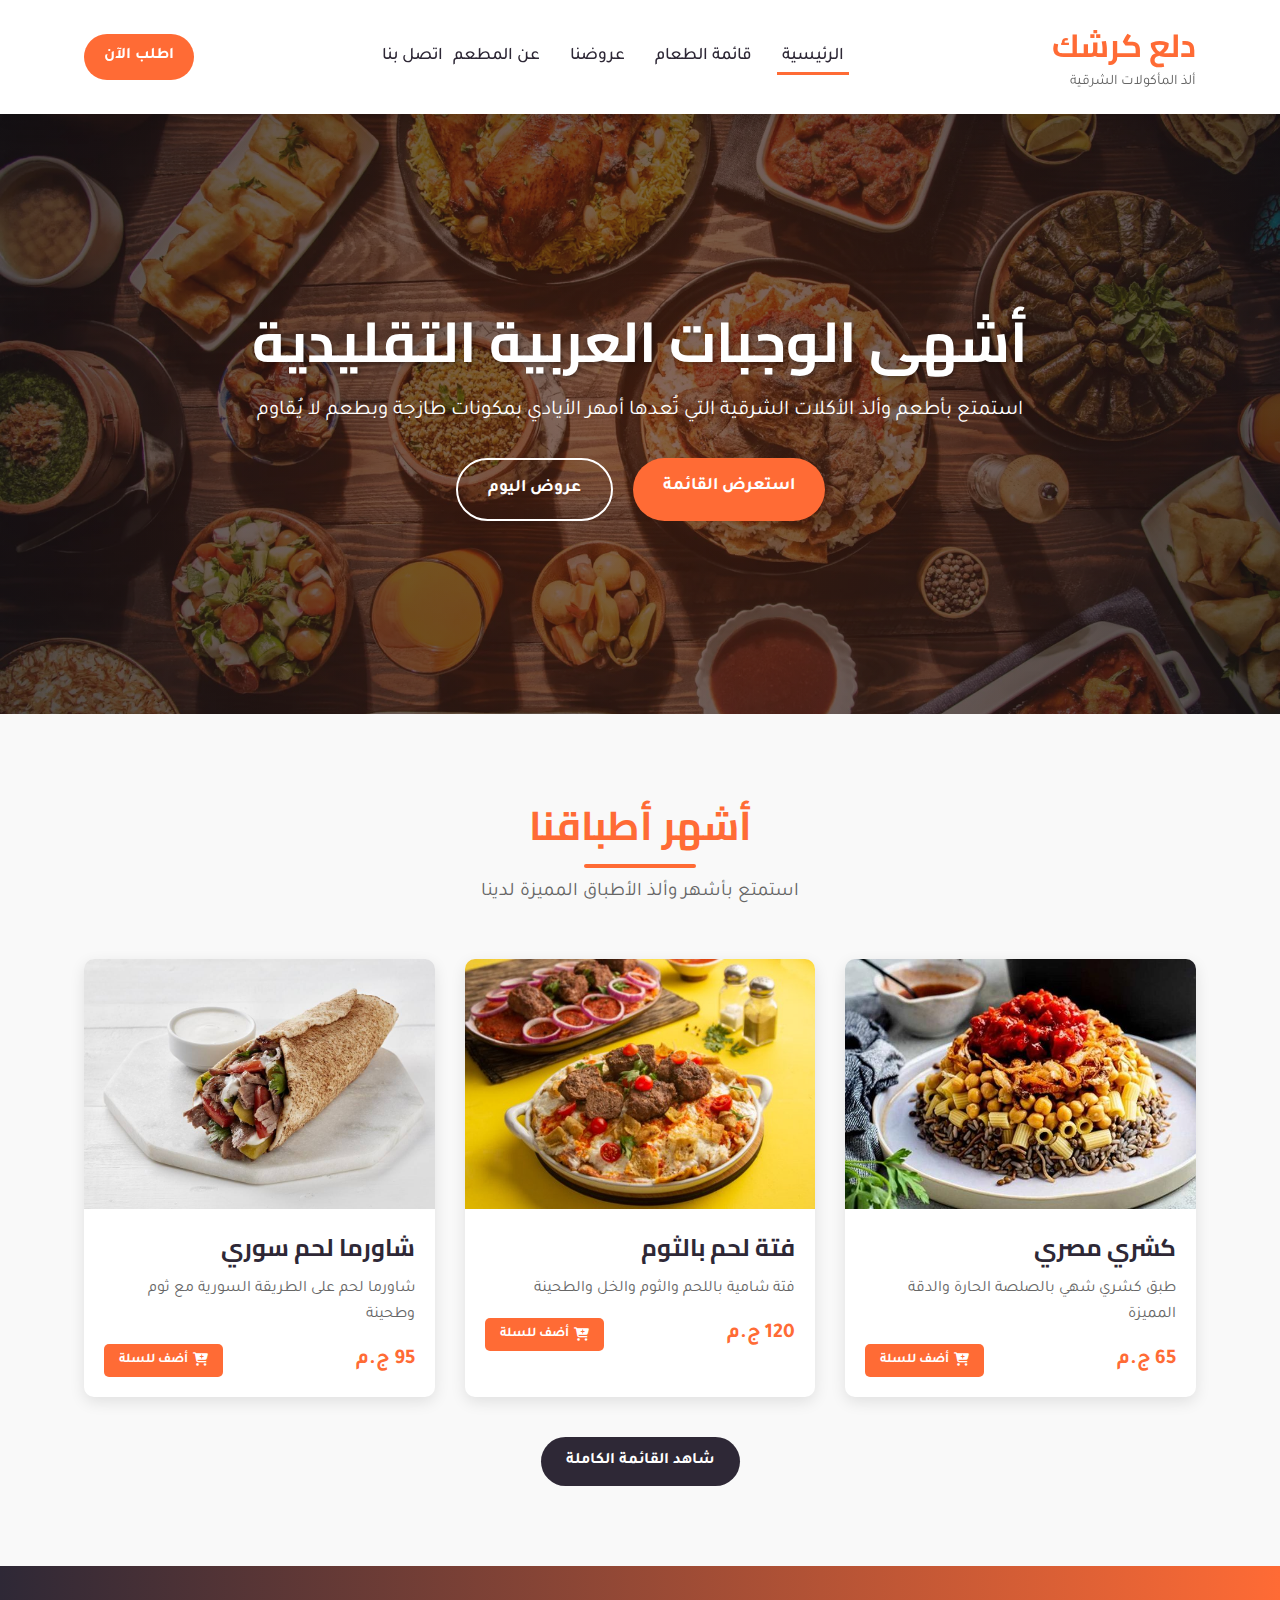
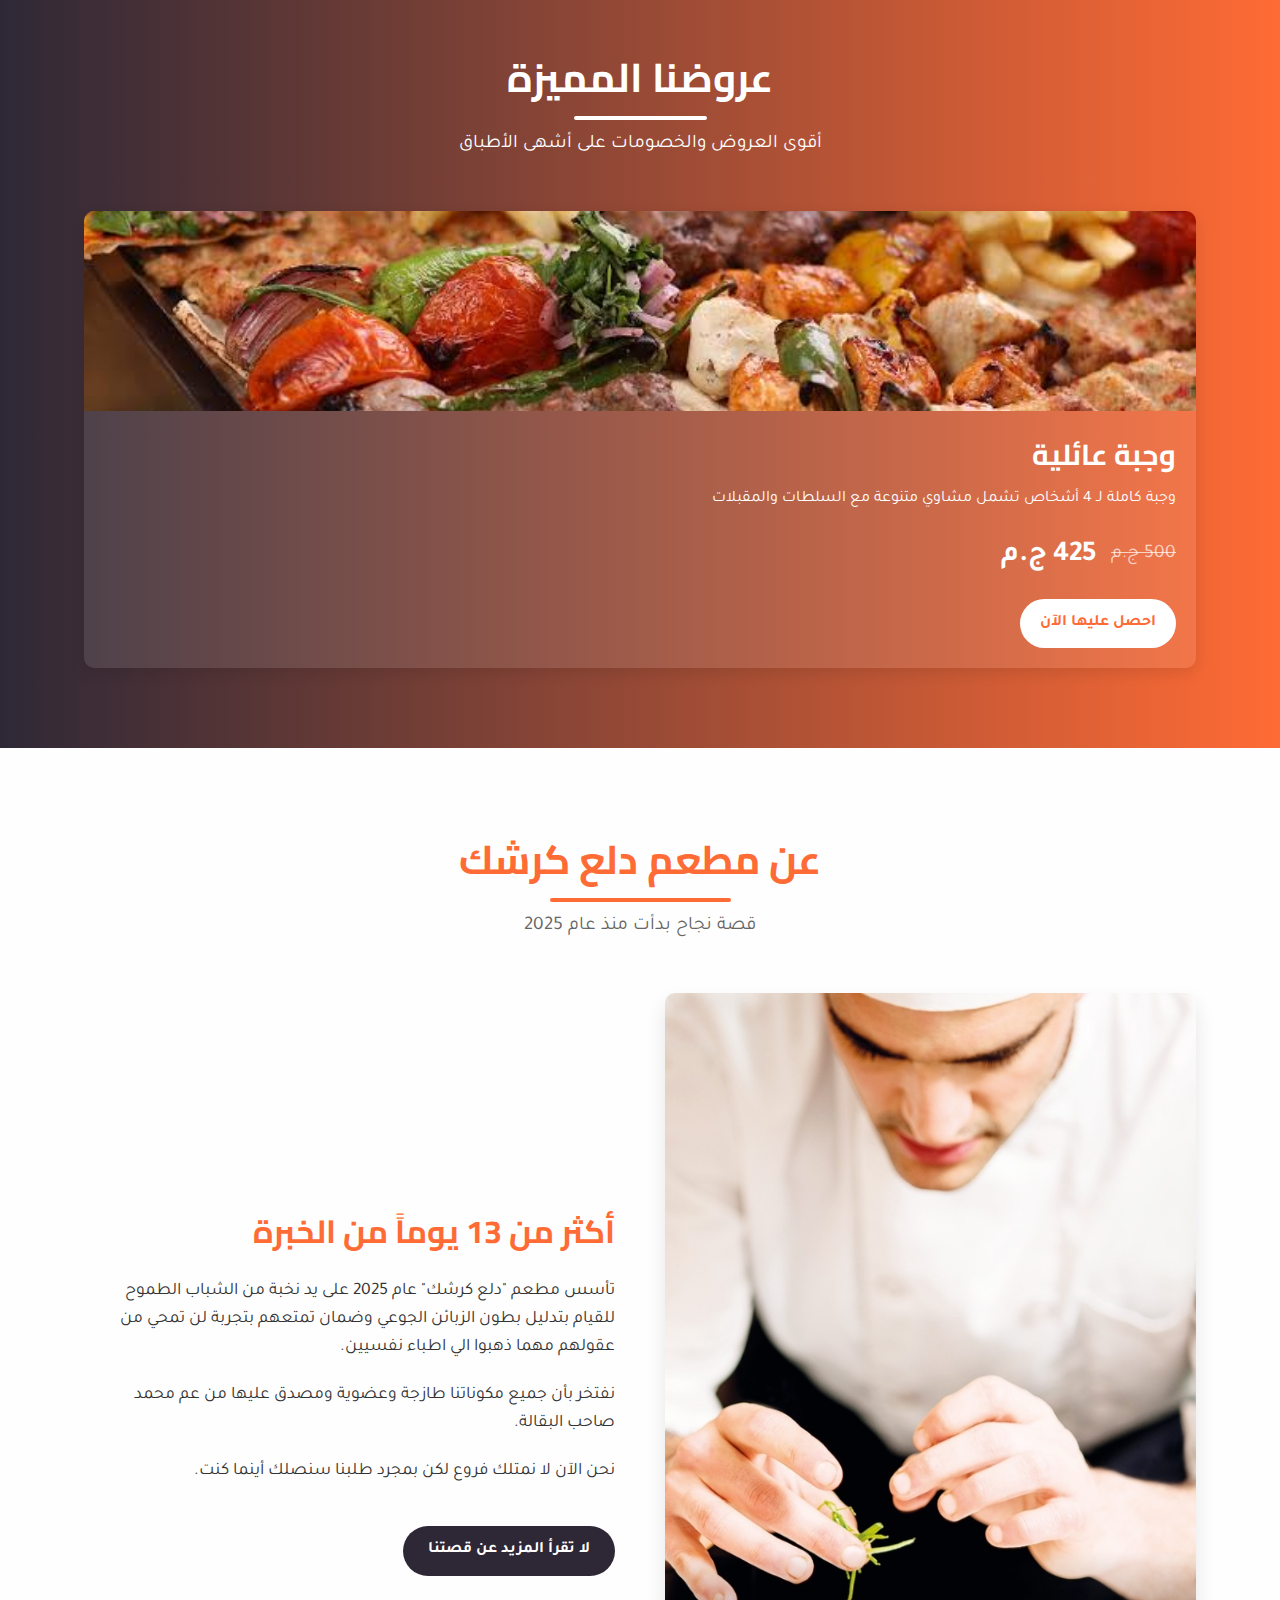
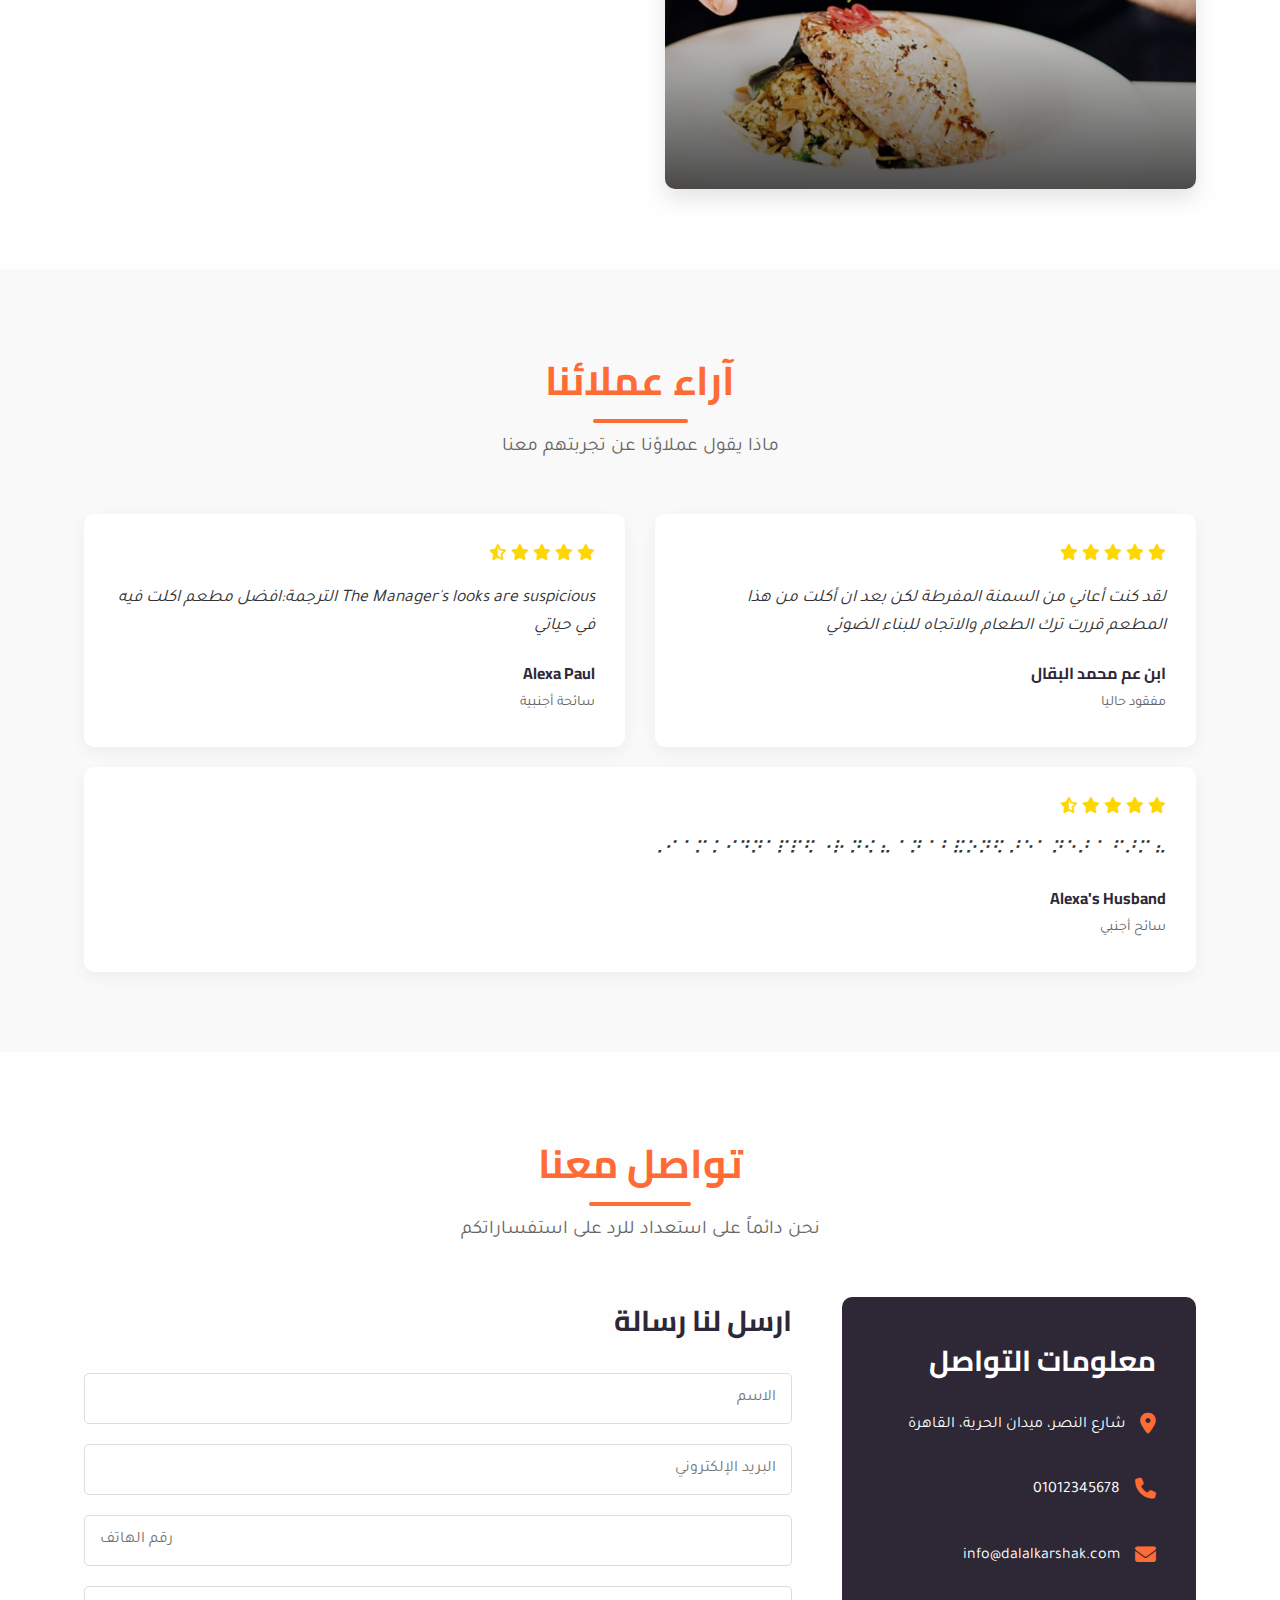
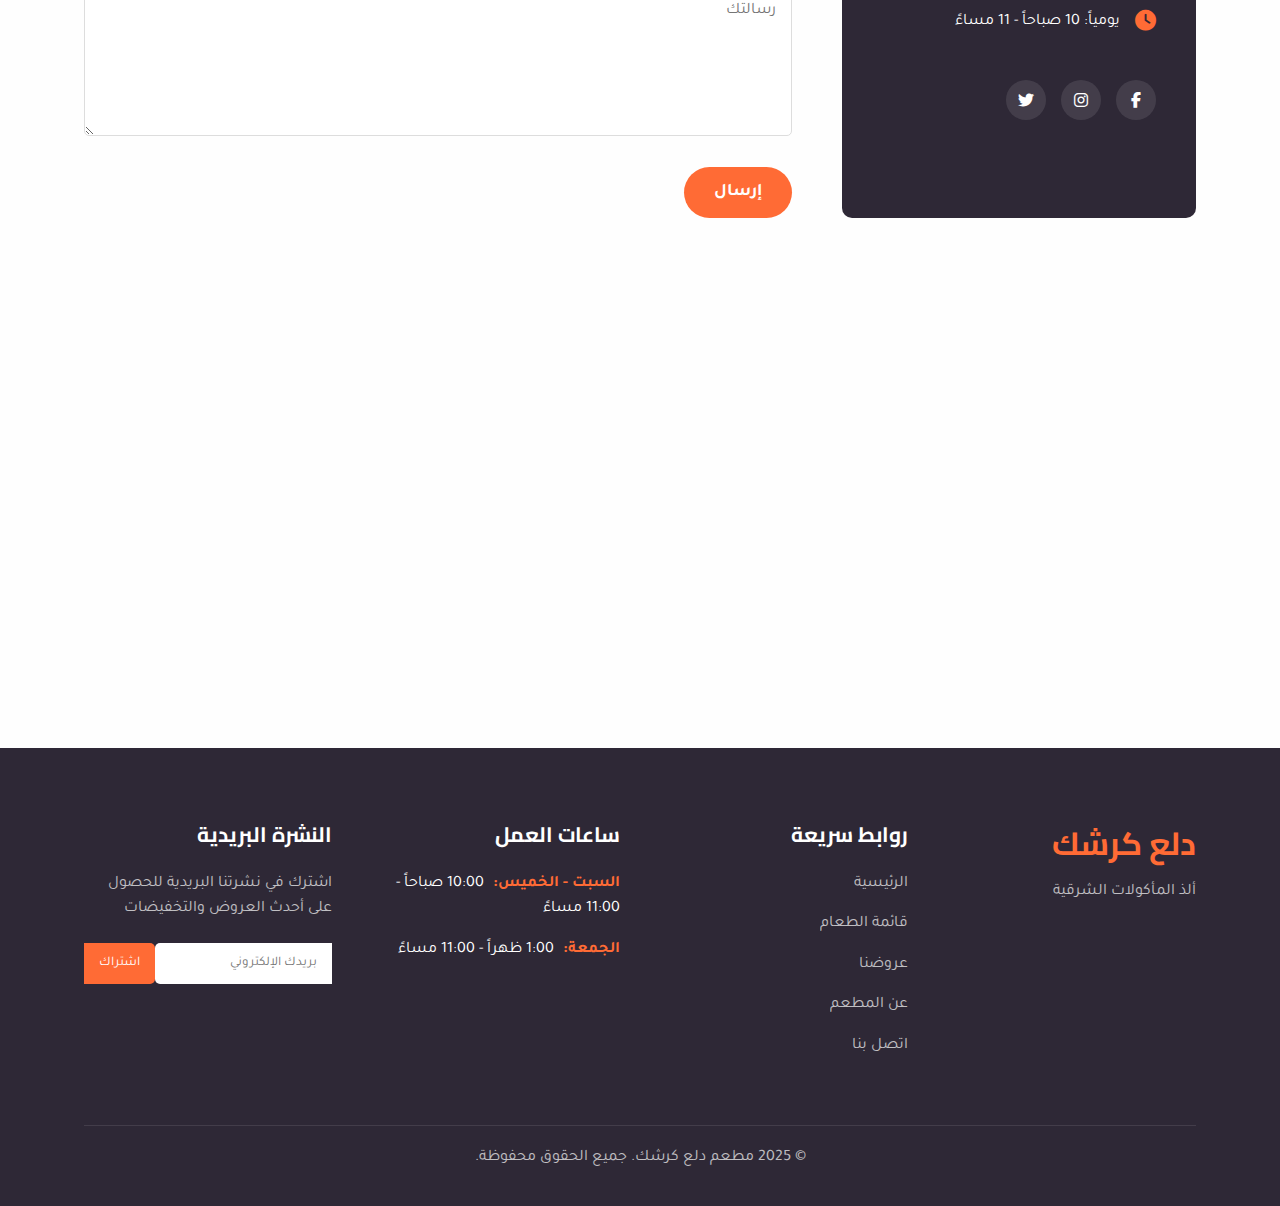
<file: index.html>
<!DOCTYPE html>
<html lang="ar" dir="rtl">
<head>
    <meta charset="UTF-8">
    <meta name="viewport" content="width=device-width, initial-scale=1.0">
    <title>دلع كرشك | ألذ المأكولات الشرقية</title>
    <link rel="stylesheet" href="index.css">
    <link rel="stylesheet" href="https://cdnjs.cloudflare.com/ajax/libs/font-awesome/6.4.0/css/all.min.css">
    <link href="https://fonts.googleapis.com/css2?family=Cairo:wght@400;500;600;700;800&family=Tajawal:wght@400;500;700&display=swap" rel="stylesheet">
</head>
<body>
    <!-- القائمة العلوية -->
    <header>
        <div class="container">
            <div class="logo">
                <h1>دلع كرشك</h1>
                <p>ألذ المأكولات الشرقية</p>
            </div> 
            <nav>
                <ul>
                    <li><a href="#" class="active">الرئيسية</a></li>
                    <li><a href="menu.html">قائمة الطعام</a></li>
                    <li><a href="offers.html">عروضنا</a></li>
                    <li><a href="#about">عن المطعم</a></li>
                    <li><a href="#contact">اتصل بنا</a></li>
                </ul>
            </nav>
            <div class="cta">
                <a href="order.html" class="order-now">اطلب الآن</a>
            </div>
        </div>
    </header>

    <!-- قسم الترحيب -->
    <section class="hero">
        <div class="container">
            <div class="hero-content">
                <h2>أشهى الوجبات العربية التقليدية</h2>
                <p>استمتع بأطعم وألذ الأكلات الشرقية التي تُعدها أمهر الأيادي بمكونات طازجة وبطعم لا يُقاوم</p>
                <div class="hero-buttons">
                    <a href="menu.html" class="menu-btn">استعرض القائمة</a>
                    <a href="offers.html" class="special-btn">عروض اليوم</a>
                </div>
            </div>
        </div>
    </section>

    <!-- قسم الأصناف المميزة -->
    <section class="featured" id="menu">
        <div class="container">
            <div class="section-header">
                <h2>أشهر أطباقنا</h2>
                <p>استمتع بأشهر وألذ الأطباق المميزة لدينا</p>
            </div>
            <div class="featured-items">
                <div class="food-item">
                    <div class="food-image">
                        <img src="كشري.jpg" alt="كشري مصري">
                    </div>
                    <div class="food-info">
                        <h3>كشري مصري</h3>
                        <p>طبق كشري شهي بالصلصة الحارة والدقة المميزة</p>
                        <div class="food-meta">
                            <span class="price">65 ج.م</span>
                            <button class="add-to-cart"><i class="fas fa-cart-plus"></i> أضف للسلة</button>
                        </div>
                    </div>
                </div>

                <div class="food-item">
                    <div class="food-image">
                        <img src="فتة لحمه.jpg" alt="فتة لحم">
                    </div>
                    <div class="food-info">
                        <h3>فتة لحم بالثوم</h3>
                        <p>فتة شامية باللحم والثوم والخل والطحينة</p>
                        <div class="food-meta">
                            <span class="price">120 ج.م</span>
                            <button class="add-to-cart"><i class="fas fa-cart-plus"></i> أضف للسلة</button>
                        </div>
                    </div>
                </div>

                <div class="food-item">
                    <div class="food-image">
                        <img src="شاورما.jpg" alt="شاورما لحم">
                    </div>
                    <div class="food-info">
                        <h3>شاورما لحم سوري</h3>
                        <p>شاورما لحم على الطريقة السورية مع ثوم وطحينة</p>
                        <div class="food-meta">
                            <span class="price">95 ج.م</span>
                            <button class="add-to-cart"><i class="fas fa-cart-plus"></i> أضف للسلة</button>
                        </div>
                    </div>
                </div>
            </div>
            <div class="see-more">
                <a href="menu.html">شاهد القائمة الكاملة</a>
            </div>
        </div>
    </section>

    <!-- قسم العروض -->
    <section class="special-offers" id="special">
        <div class="container">
            <div class="section-header">
                <h2>عروضنا المميزة</h2>
                <p>أقوى العروض والخصومات على أشهى الأطباق</p>
            </div>
            <div class="offers-container">
                <div class="offer">
                    <div class="offer-image">
                        <img src="وجبه عائليه.jpg" alt="وجبة عائلية">
                    </div>
                    <div class="offer-content">
                        <h3>وجبة عائلية</h3>
                        <p>وجبة كاملة لـ 4 أشخاص تشمل مشاوي متنوعة مع السلطات والمقبلات</p>
                        <div class="offer-price">
                            <span class="original-price">500 ج.م</span>
                            <span class="discount-price">425 ج.م</span>
                        </div>
                        <a href="#" class="offer-button">احصل عليها الآن</a>
                    </div>
                </div>
            </div>
        </div>
    </section>

    <!-- قسم عن المطعم -->
        <section class="about-us" id="about">
           <div class="container">
               <div class="section-header">
                   <h2>عن مطعم دلع كرشك</h2>
                   <p>قصة نجاح بدأت منذ عام 2025</p>
               </div>
               <div class="about-content">
                   <div class="about-image">
                       <img src="خبره copy.jpg" alt="مطعم دلع كرشك">
                   </div>
                   <div class="about-text">
                       <h3>أكثر من 13 يوماً من الخبرة</h3>
                       <p>تأسس مطعم "دلع كرشك" عام 2025 على يد نخبة من الشباب الطموح للقيام بتدليل بطون الزبائن الجوعي وضمان تمتعهم بتجربة لن تمحي من عقولهم مهما ذهبوا الي اطباء نفسيين.</p>
                       <p>نفتخر بأن جميع مكوناتنا طازجة وعضوية ومصدق عليها من عم محمد صاحب البقالة.</p>
                       <p>نحن الآن لا نمتلك فروع لكن بمجرد طلبنا سنصلك أينما كنت.</p>
                       <a href="#story" class="read-more">لا تقرأ المزيد عن قصتنا</a>
                   </div>
               </div>
           </div>
        </section>
                <!-- قسم آراء العملاء --> 
        <section class="testimonials">
           <div class="container">
               <div class="section-header">
                   <h2>آراء عملائنا</h2>
                   <p>ماذا يقول عملاؤنا عن تجربتهم معنا</p>
               </div>
               <div class="testimonial-slider">
                   <div class="testimonial">
                       <div class="rating">
                           <i class="fas fa-star"></i>
                           <i class="fas fa-star"></i>
                           <i class="fas fa-star"></i>
                           <i class="fas fa-star"></i>
                           <i class="fas fa-star"></i>
                       </div>
                       <p class="quote">لقد كنت أعاني من السمنة المفرطة لكن بعد ان أكلت من هذا المطعم قررت ترك الطعام والاتجاه للبناء الضوئي</p>
                       <div class="customer-info">
                           <h4>ابن عم محمد البقال</h4>
                           <span>مفقود حاليا</span>
                       </div>
                   </div>
                   
                   <div class="testimonial">
                       <div class="rating">
                           <i class="fas fa-star"></i>
                           <i class="fas fa-star"></i>
                           <i class="fas fa-star"></i>
                           <i class="fas fa-star"></i>
                           <i class="fas fa-star-half-alt"></i>
                       </div>
                       <p class="quote">The Manager's looks are suspicious الترجمة:افضل مطعم اكلت فيه في حياتي</p>
                       <div class="customer-info">
                           <h4>Alexa Paul</h4>
                           <span>سائحة أجنبية</span>
                       </div>
                   </div>
               </div>
               <div class="testimonial">
                   <div class="rating">
                       <i class="fas fa-star"></i>
                       <i class="fas fa-star"></i>
                       <i class="fas fa-star"></i>
                       <i class="fas fa-star"></i>
                       <i class="fas fa-star-half-alt"></i>
                   </div>
                   <p class="quote">⠠⠊ ⠁⠍ ⠅⠊⠙⠝⠁⠏⠏⠫ ⠐⠗ ⠝⠪ ⠦ ⠁⠝ ⠁⠃⠯⠕⠝⠫ ⠜⠑⠁ ⠝⠑⠜ ⠁ ⠋⠜⠍ ⠦</p>
                   <div class="customer-info">
                       <h4>Alexa's Husband</h4>
                       <span>سائح أجنبي</span>
                   </div>
               </div>
           </div>
           </div>
        </section>
    <!-- قسم التواصل -->
    <section class="contact-us" id="contact">
        <div class="container">
            <div class="section-header">
                <h2>تواصل معنا</h2>
                <p>نحن دائماً على استعداد للرد على استفساراتكم</p>
            </div>
            <div class="contact-content">
                <div class="contact-info">
                    <h3>معلومات التواصل</h3>
                    <div class="info-item">
                        <i class="fas fa-map-marker-alt"></i>
                        <p>شارع النصر، ميدان الحرية، القاهرة</p>
                    </div>
                    <div class="info-item">
                        <i class="fas fa-phone"></i>
                        <p>01012345678</p>
                    </div>
                    <div class="info-item">
                        <i class="fas fa-envelope"></i>
                        <p>info@dalalkarshak.com</p>
                    </div>
                    <div class="info-item">
                        <i class="fas fa-clock"></i>
                        <p>يومياً: 10 صباحاً - 11 مساءً</p>
                    </div>
                    <div class="social-media">
                        <a href="#"><i class="fab fa-facebook-f"></i></a>
                        <a href="#"><i class="fab fa-instagram"></i></a>
                        <a href="#"><i class="fab fa-twitter"></i></a>
                    </div>
                </div>
                <div class="contact-form">
                    <h3>ارسل لنا رسالة</h3>
                    <form>
                        <div class="form-group">
                            <input type="text" placeholder="الاسم" required>
                        </div>
                        <div class="form-group">
                            <input type="email" placeholder="البريد الإلكتروني" required>
                        </div>
                        <div class="form-group">
                            <input type="tel" placeholder="رقم الهاتف" required>
                        </div>
                        <div class="form-group">
                            <textarea placeholder="رسالتك" required></textarea>
                        </div>
                        <button type="submit">إرسال</button>
                    </form>
                </div>
            </div>
        </div>
    </section>

    <!-- قسم خريطة الموقع -->
    <section class="map">
        <iframe src="https://www.google.com/maps/embed?pb=!1m18!1m12!1m3!1d3456.2183740669283!2d31.245821515115596!3d29.977037929012527!2m3!1f0!2f0!3f0!3m2!1i1024!2i768!4f13.1!3m3!1m2!1s0x1458469235579c07%3A0x4e91d61e9d2efe05!2z2YXZitiv2KfZhiDYp9mE2KrYrdix2YrYsdiMINiq2K3YsSAtINi32K_ZitiqINiq2K3YsdmK2LHYjCDZgtiz2YUg2KfZhNiz2YrYr9ipINiy2YrZhtio2Iwg2YXYrNin2YHYuNipINin2YTZgtin2YfYsdip4oCsIDExNDExNw!5e0!3m2!1sar!2seg!4v1630161340046!5m2!1sar!2seg" width="100%" height="450" style="border:0;" allowfullscreen="" loading="lazy"></iframe>
    </section>

    <!-- تذييل الصفحة -->
    <footer>
        <div class="container">
            <div class="footer-content">
                <div class="footer-logo">
                    <h2>دلع كرشك</h2>
                    <p>ألذ المأكولات الشرقية</p>
                </div>
                <div class="footer-links">
                    <h3>روابط سريعة</h3>
                    <ul>
                        <li><a href="#">الرئيسية</a></li>
                        <li><a href="menu.html">قائمة الطعام</a></li>
                        <li><a href="offers.html">عروضنا</a></li>
                        <li><a href="#about">عن المطعم</a></li>
                        <li><a href="#contact">اتصل بنا</a></li>
                    </ul>
                </div>
                <div class="footer-hours">
                    <h3>ساعات العمل</h3>
                    <ul>
                        <li><span>السبت - الخميس:</span> 10:00 صباحاً - 11:00 مساءً</li>
                        <li><span>الجمعة:</span> 1:00 ظهراً - 11:00 مساءً</li>
                    </ul>
                </div>
                <div class="footer-newsletter">
                    <h3>النشرة البريدية</h3>
                    <p>اشترك في نشرتنا البريدية للحصول على أحدث العروض والتخفيضات</p>
                    <form>
                        <input type="email" placeholder="بريدك الإلكتروني" required>
                        <button type="submit">اشتراك</button>
                    </form>
                </div>
            </div>
            <div class="footer-bottom">
                <p>&copy; 2025 مطعم دلع كرشك. جميع الحقوق محفوظة.</p>
            </div>
        </div>
    </footer>

</body>
</html>
</file>
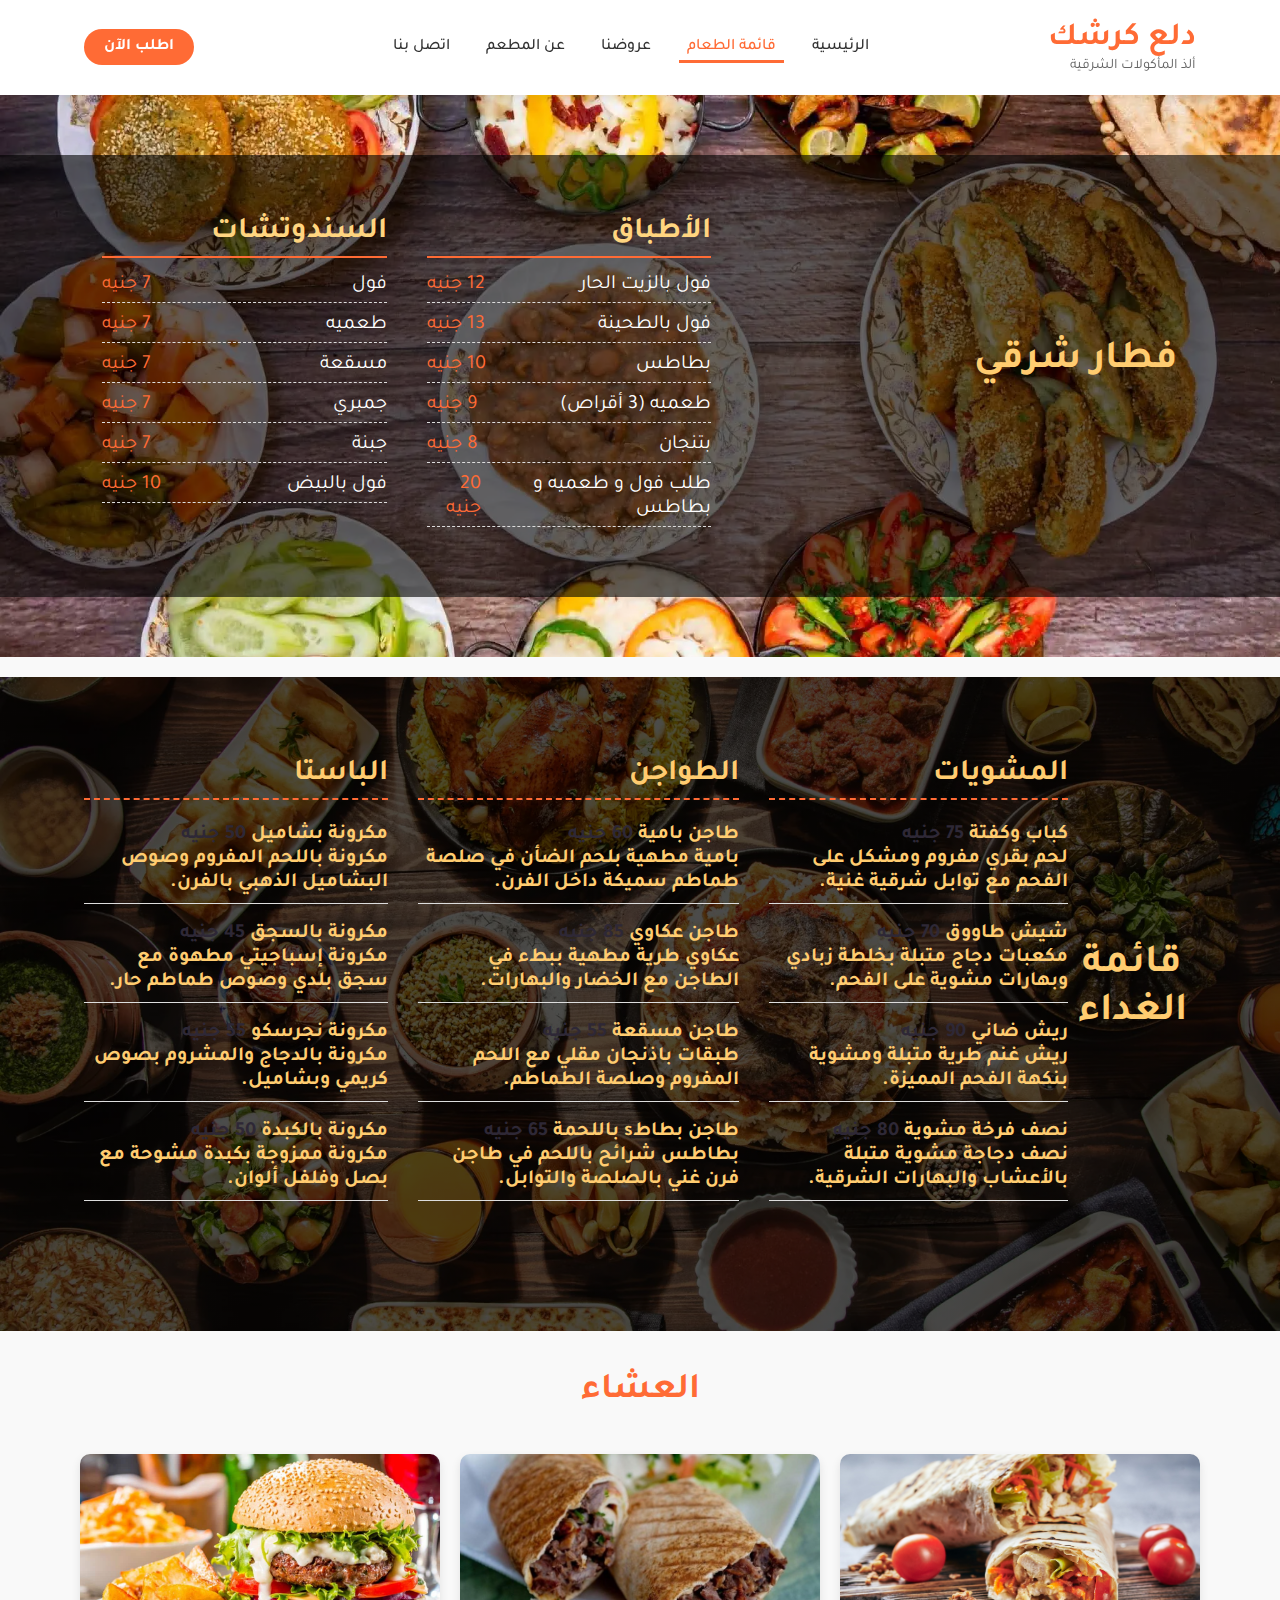
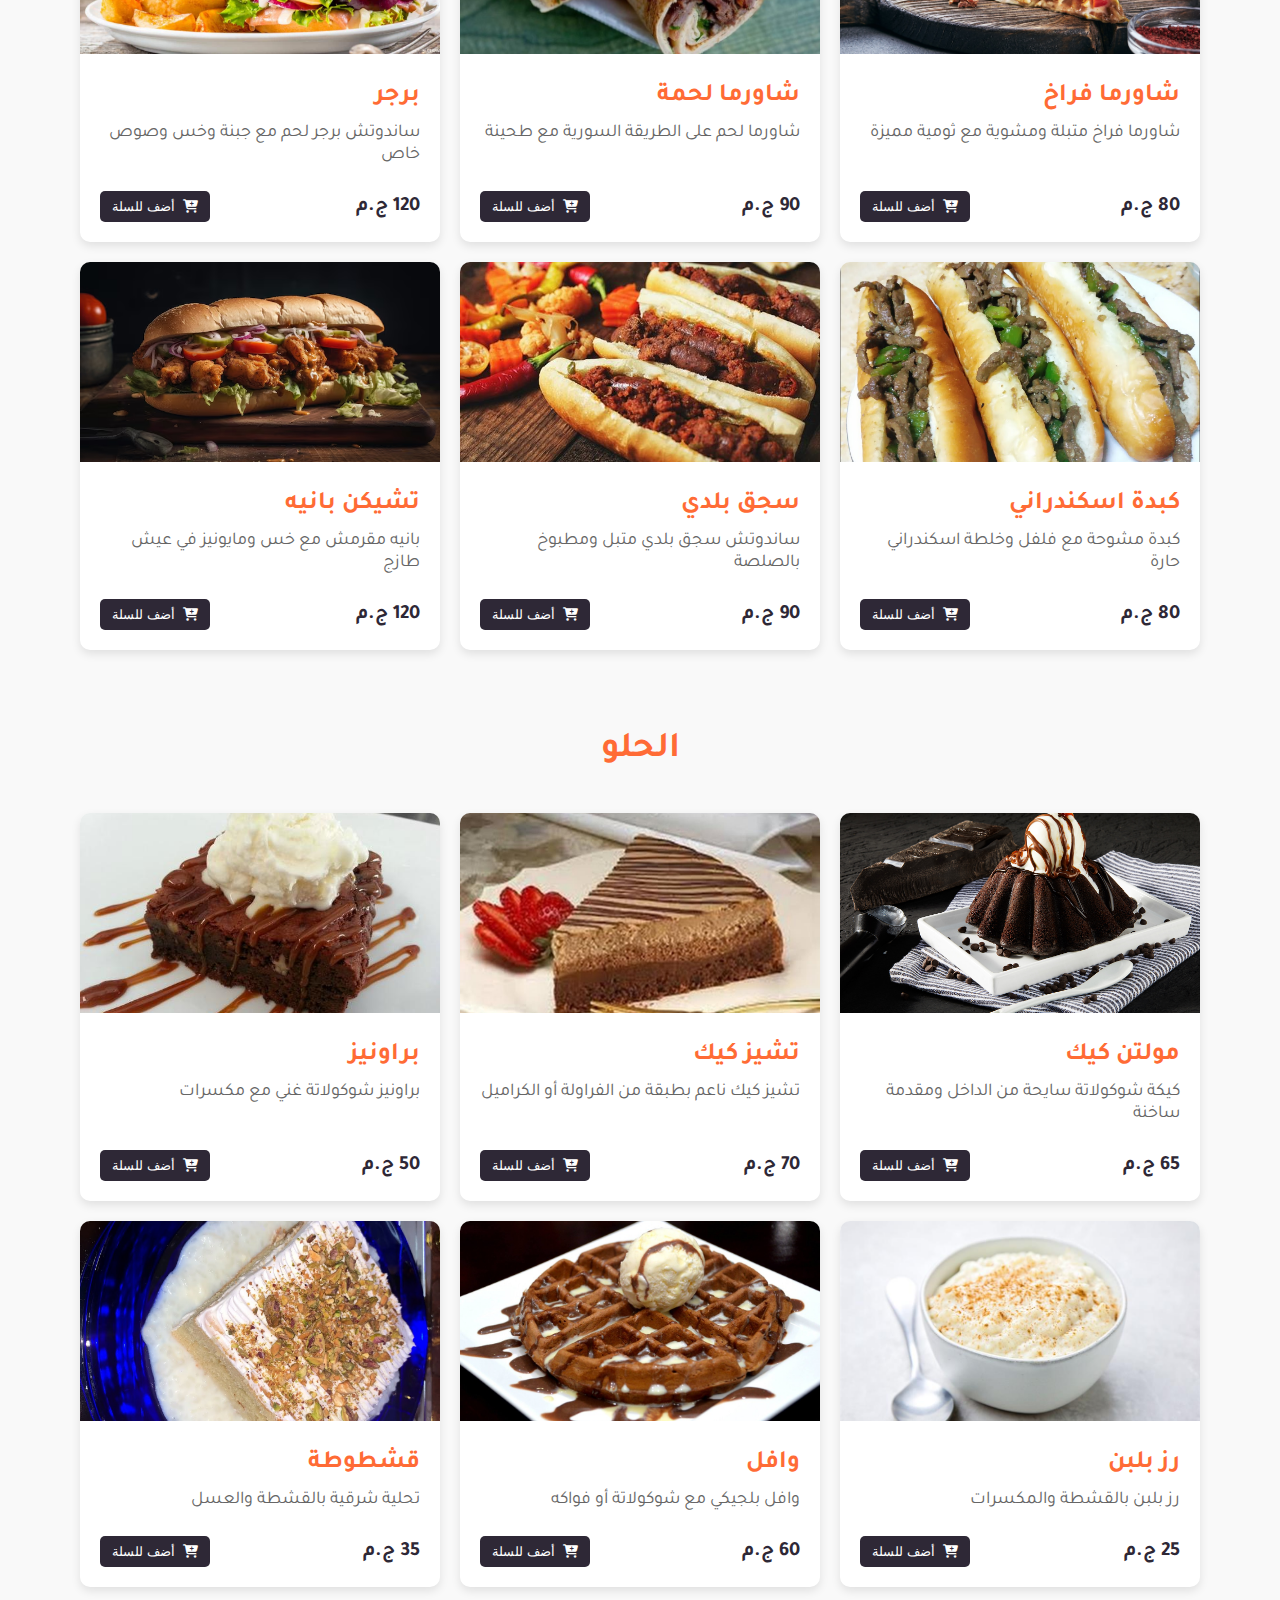
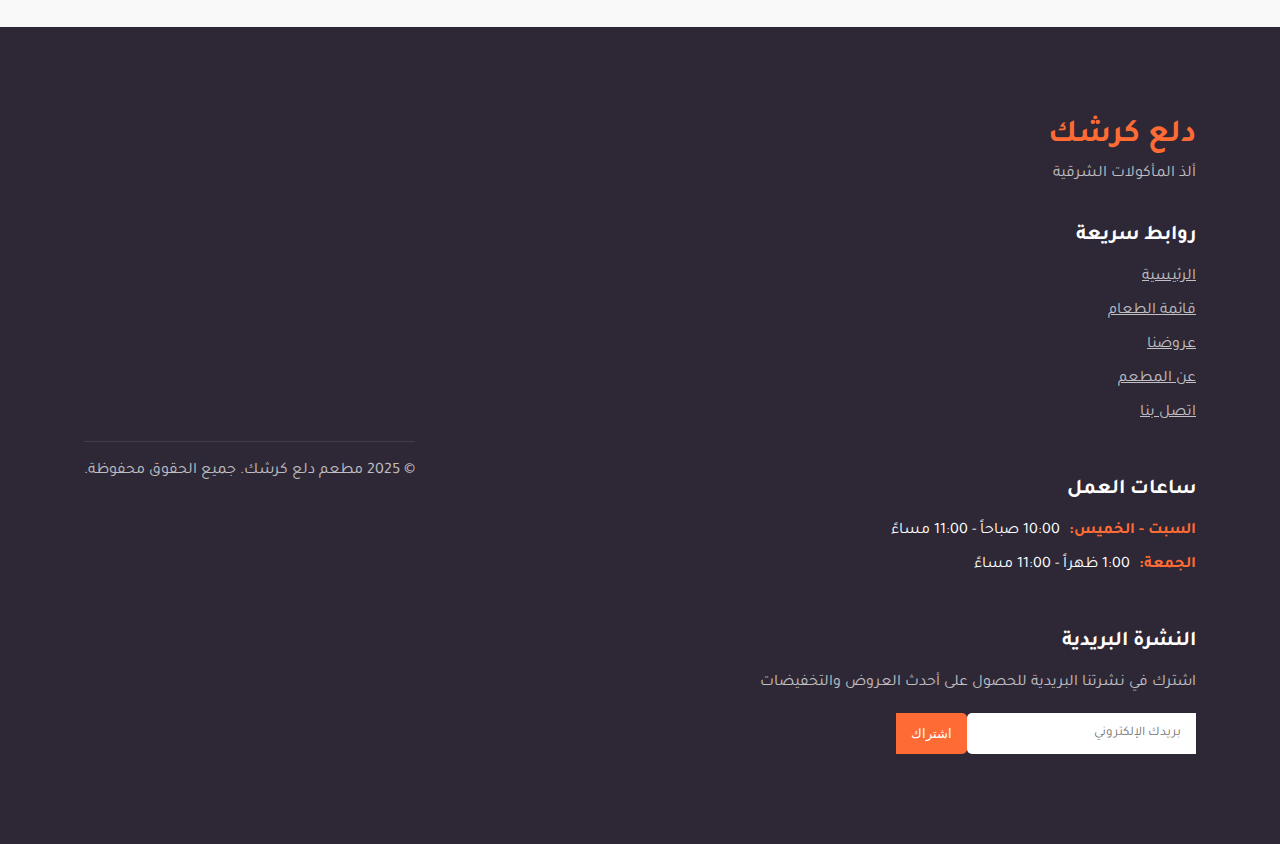
<file: menu.html>
<!DOCTYPE html>
<html lang="ar" dir="rtl">
<head>
    <meta charset="UTF-8">
    <meta name="viewport" content="width=device-width, initial-scale=1.0">
    <link rel="stylesheet" href="menu.css">
    <link rel="stylesheet" href="https://cdnjs.cloudflare.com/ajax/libs/font-awesome/6.4.0/css/all.min.css">
    <link href="https://fonts.googleapis.com/css2?family=Cairo:wght@400;500;600;700;800&family=Tajawal:wght@400;500;700&display=swap" rel="stylesheet">
    <title>دلع كرشك | ألذ المأكولات الشرقية</title>
</head>
<body>
    <header>
        <div class="container">
            <div class="logo">
                <h1>دلع كرشك</h1>
                <p>ألذ المأكولات الشرقية</p>
            </div>
            <nav>
                <ul>
                    <li><a href="index.html">الرئيسية</a></li>
                    <li><a href="#" class="active">قائمة الطعام</a></li>
                    <li><a href="offers.html">عروضنا</a></li>
                    <li><a href="index.html#about">عن المطعم</a></li>
                    <li><a href="index.html#contact">اتصل بنا</a></li>
                </ul>
            </nav>
            <div class="cta">
                <a href="order.html" class="order-now">اطلب الآن</a>
            </div>
        </div>
    </header>

    <section class="breakfast-section">
        <div class="overlay">
            <div class="container">
                <h2 class="section-title">فطار شرقي</h2>
                <div class="breakfast-content">
                    <!-- الأطباق -->
                    <div class="column">
                        <h3>الأطباق</h3>
                        <ul>
                            <li>فول بالزيت الحار <span>12 جنيه</span></li>
                            <li>فول بالطحينة <span>13 جنيه</span></li>
                            <li>بطاطس <span>10 جنيه</span></li>
                            <li>طعميه (3 أقراص) <span>9 جنيه</span></li>
                            <li>بتنجان <span>8 جنيه</span></li>
                            <li>طلب فول و طعميه و بطاطس <span>20 جنيه</span></li>
                        </ul>
                    </div>
    
                    <!-- السندوتشات -->
                    <div class="column">
                        <h3>السندوتشات</h3>
                        <ul>
                            <li>فول <span>7 جنيه</span></li>
                            <li>طعميه <span>7 جنيه</span></li>
                            <li>مسقعة <span>7 جنيه</span></li>
                            <li>جمبري <span>7 جنيه</span></li>
                            <li>جبنة <span>7 جنيه</span></li>
                            <li>فول بالبيض <span>10 جنيه</span></li>
                        </ul>
                    </div>
                </div>
            </div>
        </div>
    </section>

    <section id="lunch-menu" class="menu-section">
      <div class="container">
        <h2 class="section-title">قائمة الغداء</h2>
        <div class="menu-grid">
          <!-- المشويات -->
          <div class="menu-column">
            <h3>المشويات</h3>
            <ul>
              <li>
                كباب وكفتة <span class="price">75 جنيه</span>
                <p class="item-description">لحم بقري مفروم ومشكل على الفحم مع توابل شرقية غنية.</p>
              </li>
              <li>
                شيش طاووق <span class="price">70 جنيه</span>
                <p class="item-description">مكعبات دجاج متبلة بخلطة زبادي وبهارات مشوية على الفحم.</p>
              </li>
              <li>
                ريش ضاني <span class="price">90 جنيه</span>
                <p class="item-description">ريش غنم طرية متبلة ومشوية بنكهة الفحم المميزة.</p>
              </li>
              <li>
                نصف فرخة مشوية <span class="price">80 جنيه</span>
                <p class="item-description">نصف دجاجة مشوية متبلة بالأعشاب والبهارات الشرقية.</p>
              </li>
            </ul>
          </div>
    
          <!-- الطواجن -->
          <div class="menu-column">
            <h3>الطواجن</h3>
            <ul>
              <li>
                طاجن بامية <span class="price">60 جنيه</span>
                <p class="item-description">بامية مطهية بلحم الضأن في صلصة طماطم سميكة داخل الفرن.</p>
              </li>
              <li>
                طاجن عكاوي <span class="price">85 جنيه</span>
                <p class="item-description">عكاوي طرية مطهية ببطء في الطاجن مع الخضار والبهارات.</p>
              </li>
              <li>
                طاجن مسقعة <span class="price">55 جنيه</span>
                <p class="item-description">طبقات باذنجان مقلي مع اللحم المفروم وصلصة الطماطم.</p>
              </li>
              <li>
                طاجن بطاطs باللحمة <span class="price">65 جنيه</span>
                <p class="item-description">بطاطس شرائح باللحم في طاجن فرن غني بالصلصة والتوابل.</p>
              </li>
            </ul>
          </div>
    
          <!-- الباستا -->
          <div class="menu-column">
            <h3>الباستا</h3>
            <ul>
              <li>
                مكرونة بشاميل <span class="price">50 جنيه</span>
                <p class="item-description">مكرونة باللحم المفروم وصوص البشاميل الذهبي بالفرن.</p>
              </li>
              <li>
                مكرونة بالسجق <span class="price">45 جنيه</span>
                <p class="item-description">مكرونة إسباجيتي مطهوة مع سجق بلدي وصوص طماطم حار.</p>
              </li>
              <li>
                مكرونة نجرسكو <span class="price">55 جنيه</span>
                <p class="item-description">مكرونة بالدجاج والمشروم بصوص كريمي وبشاميل.</p>
              </li>
              <li>
                مكرونة بالكبدة <span class="price">50 جنيه</span>
                <p class="item-description">مكرونة ممزوجة بكبدة مشوحة مع بصل وفلفل ألوان.</p>
              </li>
            </ul>
          </div>
        </div>    
      </div>
    </section>

    <h1 class="section-heading">العشاء</h1>
    <div class="featured-items">
        <div class="food-item">
            <div class="food-image">
                <img src="shawrma.jpg" alt="شاورما فراخ">
            </div>
            <div class="food-info">
                <h3>شاورما فراخ</h3>
                <p>شاورما فراخ متبلة ومشوية مع ثومية مميزة</p>
                <div class="food-meta">
                    <span class="price">80 ج.م</span>
                    <button class="add-to-cart"><i class="fas fa-cart-plus"></i> أضف للسلة</button>
                </div>
            </div>
        </div>
    
        <div class="food-item">
            <div class="food-image">
                <img src="shawrma m.jpg" alt="شاورما لحمة">
            </div>
            <div class="food-info">
                <h3>شاورما لحمة</h3>
                <p>شاورما لحم على الطريقة السورية مع طحينة</p>
                <div class="food-meta">
                    <span class="price">90 ج.م</span>
                    <button class="add-to-cart"><i class="fas fa-cart-plus"></i> أضف للسلة</button>
                </div>
            </div>
        </div>
    
        <div class="food-item">
            <div class="food-image">
                <img src="burger.jpg" alt="برجر">
            </div>
            <div class="food-info">
                <h3>برجر</h3>
                <p>ساندوتش برجر لحم مع جبنة وخس وصوص خاص</p>
                <div class="food-meta">
                    <span class="price">120 ج.م</span>
                    <button class="add-to-cart"><i class="fas fa-cart-plus"></i> أضف للسلة</button>
                </div>
            </div>
        </div>
    
        <div class="food-item">
            <div class="food-image">
                <img src="kebda.jpg" alt="كبدة">
            </div>
            <div class="food-info">
                <h3>كبدة اسكندراني</h3>
                <p>كبدة مشوحة مع فلفل وخلطة اسكندراني حارة</p>
                <div class="food-meta">
                    <span class="price">80 ج.م</span>
                    <button class="add-to-cart"><i class="fas fa-cart-plus"></i> أضف للسلة</button>
                </div>
            </div>
        </div>
    
        <div class="food-item">
            <div class="food-image">
                <img src="سجق.jpg" alt="سجق">
            </div>
            <div class="food-info">
                <h3>سجق بلدي</h3>
                <p>ساندوتش سجق بلدي متبل ومطبوخ بالصلصة</p>
                <div class="food-meta">
                    <span class="price">90 ج.م</span>
                    <button class="add-to-cart"><i class="fas fa-cart-plus"></i> أضف للسلة</button>
                </div>
            </div>
        </div>
    
        <div class="food-item">
            <div class="food-image">
                <img src="baneh.jpg" alt="تشيكن بانيه">
            </div>
            <div class="food-info">
                <h3>تشيكن بانيه</h3>
                <p>بانيه مقرمش مع خس ومايونيز في عيش طازج</p>
                <div class="food-meta">
                    <span class="price">120 ج.م</span>
                    <button class="add-to-cart"><i class="fas fa-cart-plus"></i> أضف للسلة</button>
                </div>
            </div>
        </div>
    </div>
  
    <h1 class="section-heading">الحلو</h1>
    <section class="featured-section">
      <div class="featured-items">
        <div class="food-item">
          <div class="food-image">
            <img src="مولتن.jpg" alt="مولتن كيك">
          </div>
          <div class="food-info">
            <h3>مولتن كيك</h3>
            <p>كيكة شوكولاتة سايحة من الداخل ومقدمة ساخنة</p>
            <div class="food-meta">
              <span class="price">65 ج.م</span>
              <button class="add-to-cart"><i class="fas fa-cart-plus"></i> أضف للسلة</button>
            </div>
          </div>
        </div>
  
        <div class="food-item">
          <div class="food-image">
            <img src="تشيز.jpg" alt="تشيز كيك">
          </div>
          <div class="food-info">
            <h3>تشيز كيك</h3>
            <p>تشيز كيك ناعم بطبقة من الفراولة أو الكراميل</p>
            <div class="food-meta">
              <span class="price">70 ج.م</span>
              <button class="add-to-cart"><i class="fas fa-cart-plus"></i> أضف للسلة</button>
            </div>
          </div>
        </div>
  
        <div class="food-item">
          <div class="food-image">
            <img src="براونيز.jpg" alt="براونيز">
          </div>
          <div class="food-info">
            <h3>براونيز</h3>
            <p>براونيز شوكولاتة غني مع مكسرات</p>
            <div class="food-meta">
              <span class="price">50 ج.م</span>
              <button class="add-to-cart"><i class="fas fa-cart-plus"></i> أضف للسلة</button>
            </div>
          </div>
        </div>
  
        <div class="food-item">
          <div class="food-image">
            <img src="رز بلبن.jpg" alt="رز بلبن">
          </div>
          <div class="food-info">
            <h3>رز بلبن</h3>
            <p>رز بلبن بالقشطة والمكسرات</p>
            <div class="food-meta">
              <span class="price">25 ج.م</span>
              <button class="add-to-cart"><i class="fas fa-cart-plus"></i> أضف للسلة</button>
            </div>
          </div>
        </div>
  
        <div class="food-item">
          <div class="food-image">
            <img src="وافل.jpg" alt="وافل بلجيكي">
          </div>
          <div class="food-info">
            <h3>وافل</h3>
            <p>وافل بلجيكي مع شوكولاتة أو فواكه</p>
            <div class="food-meta">
              <span class="price">60 ج.م</span>
              <button class="add-to-cart"><i class="fas fa-cart-plus"></i> أضف للسلة</button>
            </div>
          </div>
        </div>
  
        <div class="food-item">
          <div class="food-image">
            <img src="قشطوطة.jpg" alt="قشطوطة">
          </div>
          <div class="food-info">
            <h3>قشطوطة</h3>
            <p>تحلية شرقية بالقشطة والعسل</p>
            <div class="food-meta">
              <span class="price">35 ج.م</span>
              <button class="add-to-cart"><i class="fas fa-cart-plus"></i> أضف للسلة</button>
            </div>
          </div>
        </div>  
      </div>
    </section>

    <footer>
      <div class="container">
        <div class="footer-content">
          <div class="footer-logo">
            <h2>دلع كرشك</h2>
            <p>ألذ المأكولات الشرقية</p>
          </div>
          <div class="footer-links">
            <h3>روابط سريعة</h3>
            <ul>
              <li><a href="index.html">الرئيسية</a></li>
              <li><a href="menu.html">قائمة الطعام</a></li>
              <li><a href="#special">عروضنا</a></li>
              <li><a href="index.html#about">عن المطعم</a></li>
              <li><a href="index.html#contact">اتصل بنا</a></li>
            </ul>
          </div>
          <div class="footer-hours"> 
            <h3>ساعات العمل</h3>
            <ul>
              <li><span>السبت - الخميس:</span> 10:00 صباحاً - 11:00 مساءً</li>
              <li><span>الجمعة:</span> 1:00 ظهراً - 11:00 مساءً</li>
            </ul>
          </div>
          <div class="footer-newsletter">
            <h3>النشرة البريدية</h3>
            <p>اشترك في نشرتنا البريدية للحصول على أحدث العروض والتخفيضات</p>
            <form>
              <input type="email" placeholder="بريدك الإلكتروني" required />
              <button type="submit">اشتراك</button>
            </form>
          </div>
        </div>
        <div class="footer-bottom">
          <p>&copy; 2025 مطعم دلع كرشك. جميع الحقوق محفوظة.</p>
        </div>
      </div>
    </footer>
</body>
</html>
</file>
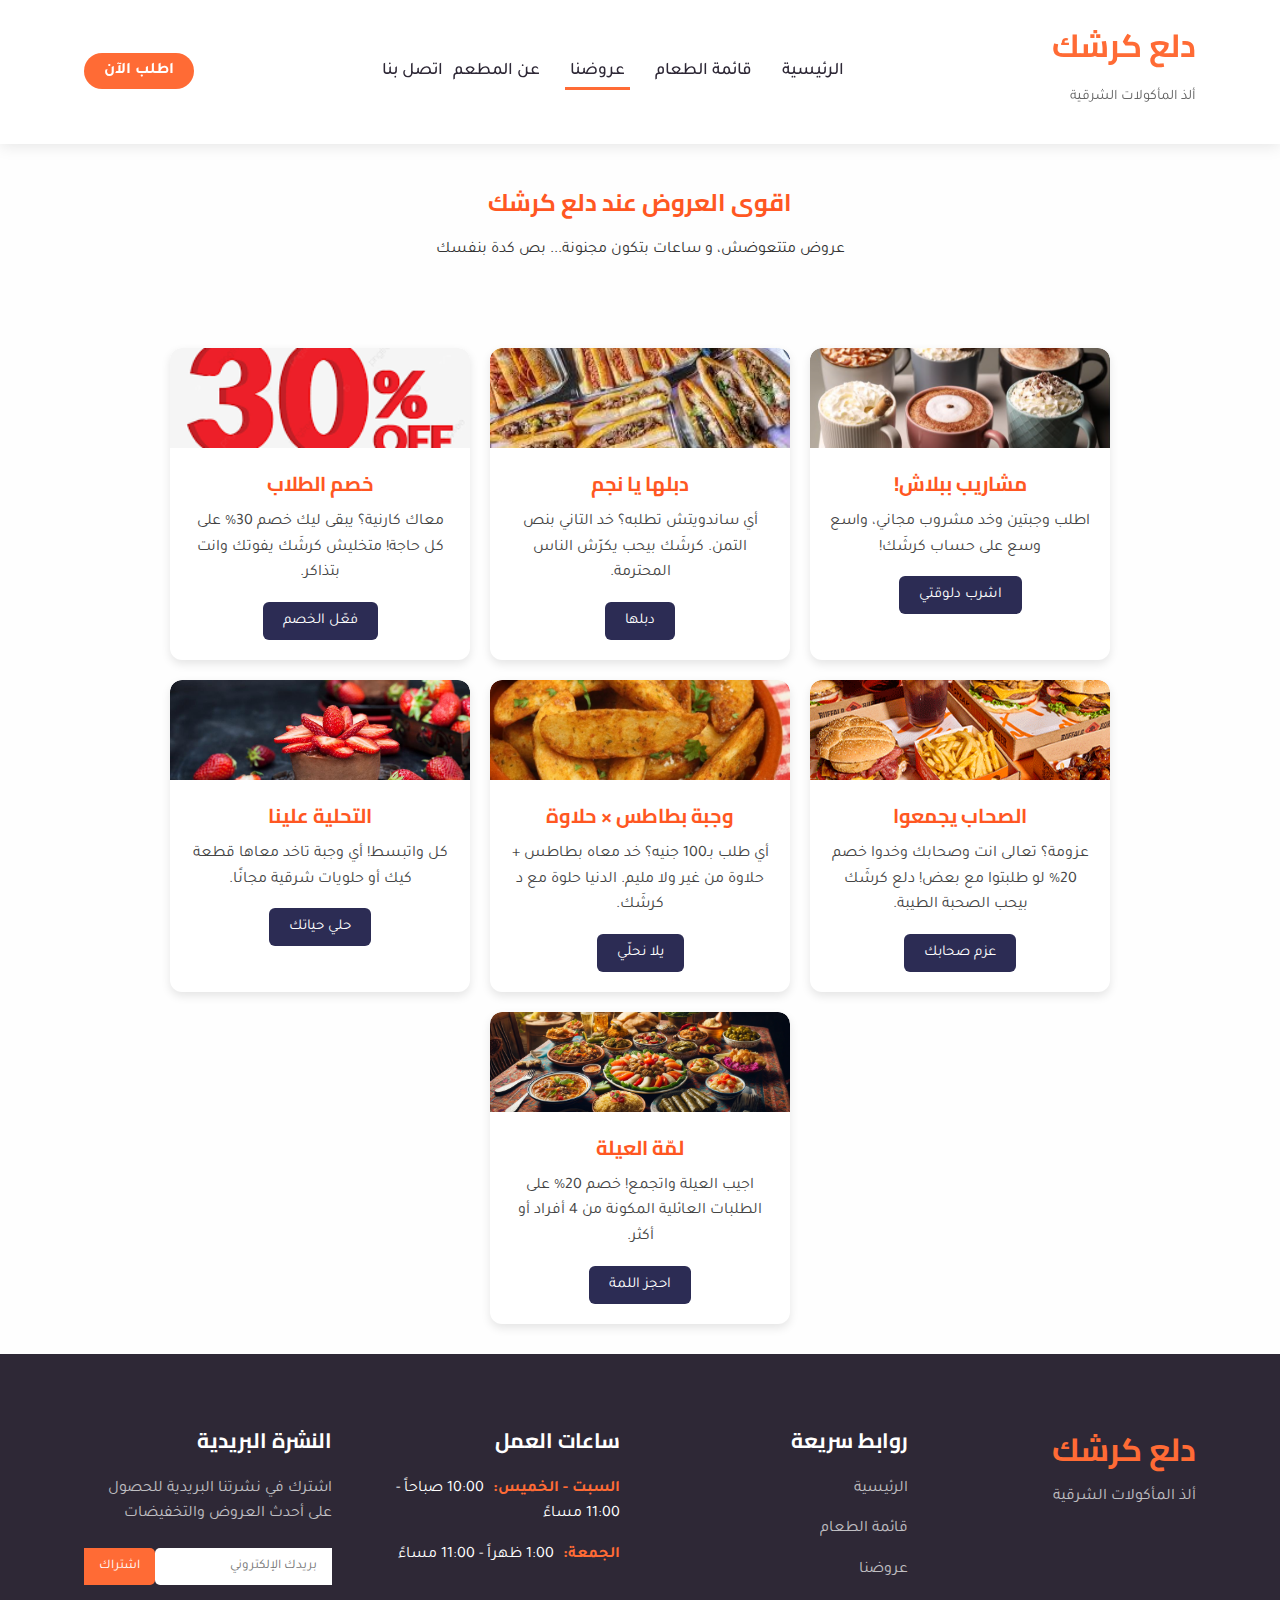
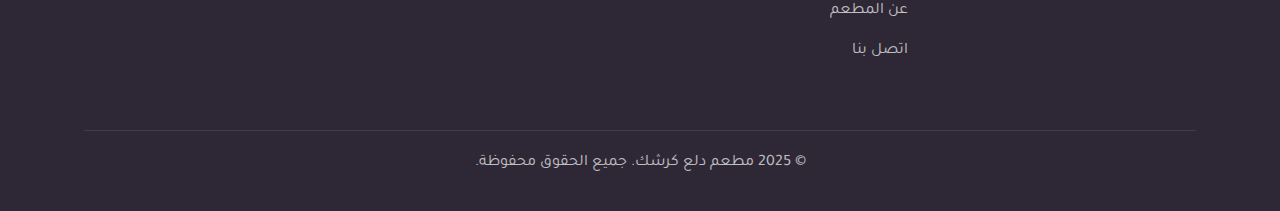
<file: offers.html>
<!DOCTYPE html>
<html lang="ar" dir="rtl">
  <head>
    <meta charset="UTF-8" />
    <meta name="viewport" content="width=device-width, initial-scale=1.0" />
    <title>دلع كرشك | ألذ المأكولات الشرقية</title>
    <link rel="stylesheet" href="offers.css" />
    <link rel="stylesheet" href="https://cdnjs.cloudflare.com/ajax/libs/font-awesome/6.4.0/css/all.min.css"/>
    <link href="https://fonts.googleapis.com/css2?family=Cairo:wght@400;500;600;700;800&family=Tajawal:wght@400;500;700&display=swap" rel="stylesheet" />
  </head>
  <body>
    <!-- القائمة العلوية -->
    <header>
      <div class="container">
        <div class="logo">
          <h1>دلع كرشك</h1>
          <p>ألذ المأكولات الشرقية</p>
        </div>
        <nav>
          <ul>
            <li><a href="index.html">الرئيسية</a></li>
            <li><a href="menu.html">قائمة الطعام</a></li>
            <li><a href="#" class="active">عروضنا</a></li>
            <li><a href="index.html#about">عن المطعم</a></li>
            <li><a href="index.html#contact">اتصل بنا</a></li>
          </ul>
        </nav>
        <div class="cta">
          <a href="order.html" class="order-now">اطلب الآن</a>
        </div>
      </div>
    </header>

    <div class="section-header">
      <center>
        <h2 id="big"> اقوى العروض عند دلع كرشك </h2>
        <p id="bi"> عروض متتعوضش، و ساعات بتكون مجنونة... بص كدة بنفسك </p>
      </center>
    </div>


    <div class="offers-container">


      <!-- عرض -->
      <div class="offer-card">
        <img src="مشاريب.png" alt="عرض المشاريب" />
        <div class="content">
          <h3>مشاريب ببلاش!</h3>
          <p>اطلب وجبتين وخد مشروب مجاني، واسع وسع على حساب كرشَك!</p>
          <button>اشرب دلوقتي</button>
        </div>
      </div>

      <div class="offer-card">
        <img src="دبلها.jpg" alt="عرض السندوتش" />
        <div class="content">
          <h3>دبلها يا نجم</h3>
          <p>أي ساندويتش تطلبه؟ خد التاني بنص التمن. كرشَك بيحب يكرّش الناس المحترمة.</p>
          <button>دبلها</button>
        </div>
      </div>

      <div class="offer-card">
        <img src="خصم.png" alt="خصم الطلاب" />
        <div class="content">
          <h3>خصم الطلاب</h3>
          <p>معاك كارنية؟ يبقى ليك خصم 30% على كل حاجة! متخليش كرشَك يفوتك وانت بتذاكر.</p>
          <button>فعّل الخصم</button>
        </div>
      </div>

      <div class="offer-card">
        <img src="صحاب.png" alt="عرض الصحاب" />
        <div class="content">
          <h3>الصحاب يجمعوا</h3>
          <p>عزومة؟ تعالى انت وصحابك وخدوا خصم 20% لو طلبتوا مع بعض! دلع كرشَك بيحب الصحبة الطيبة.</p>
          <button>عزم صحابك</button>
        </div>
      </div>

      <div class="offer-card">
        <img src="حلاوة1.jpg" alt="بطاطس و حلاوة" />
        <div class="content">
          <h3>وجبة بطاطس × حلاوة</h3>
          <p>أي طلب بـ100 جنيه؟ خد معاه بطاطس + حلاوة من غير ولا مليم. الدنيا حلوة مع د كرشَك.</p>
          <button>يلا نحلّي</button>
        </div>
      </div>

      <div class="offer-card">
        <img src="حلويات.jpg" alt="عرض الحلويات" />
        <div class="content">
          <h3>التحلية علينا</h3>
          <p>كل واتبسط! أي وجبة تاخد معاها قطعة كيك أو حلويات شرقية مجانًا.</p>
          <button>حلي حياتك</button>
        </div>
      </div>

      <div class="offer-card">
        <img src="العيلة.webp" alt="عرض العيلة" />
        <div class="content">
          <h3>لمّة العيلة</h3>
          <p>اجيب العيلة واتجمع! خصم 20% على الطلبات العائلية المكونة من 4 أفراد أو أكثر.</p>
          <button>احجز اللمة</button>
        </div>
      </div>

    </div>

    <!-- تذييل الصفحة -->
    <footer>
      <div class="container">
        <div class="footer-content">
          <div class="footer-logo">
            <h2>دلع كرشك</h2>
            <p>ألذ المأكولات الشرقية</p>
          </div>
          <div class="footer-links">
            <h3>روابط سريعة</h3>
            <ul>
              <li><a href="index.html">الرئيسية</a></li>
              <li><a href="menu.html">قائمة الطعام</a></li>
              <li><a href="#special">عروضنا</a></li>
              <li><a href="index.html#about">عن المطعم</a></li>
              <li><a href="index.html#contact">اتصل بنا</a></li>
            </ul>
          </div>
          <div class="footer-hours"> 
            <h3>ساعات العمل</h3>
            <ul>
              <li><span>السبت - الخميس:</span> 10:00 صباحاً - 11:00 مساءً</li>
              <li><span>الجمعة:</span> 1:00 ظهراً - 11:00 مساءً</li>
            </ul>
          </div>
          <div class="footer-newsletter">
            <h3>النشرة البريدية</h3>
            <p>اشترك في نشرتنا البريدية للحصول على أحدث العروض والتخفيضات</p>
            <form>
              <input type="email" placeholder="بريدك الإلكتروني" required />
              <button type="submit">اشتراك</button>
            </form>
          </div>
        </div>
        <div class="footer-bottom">
          <p>&copy; 2025 مطعم دلع كرشك. جميع الحقوق محفوظة.</p>
        </div>
      </div>
    </footer>
  </body>
</html>
</file>
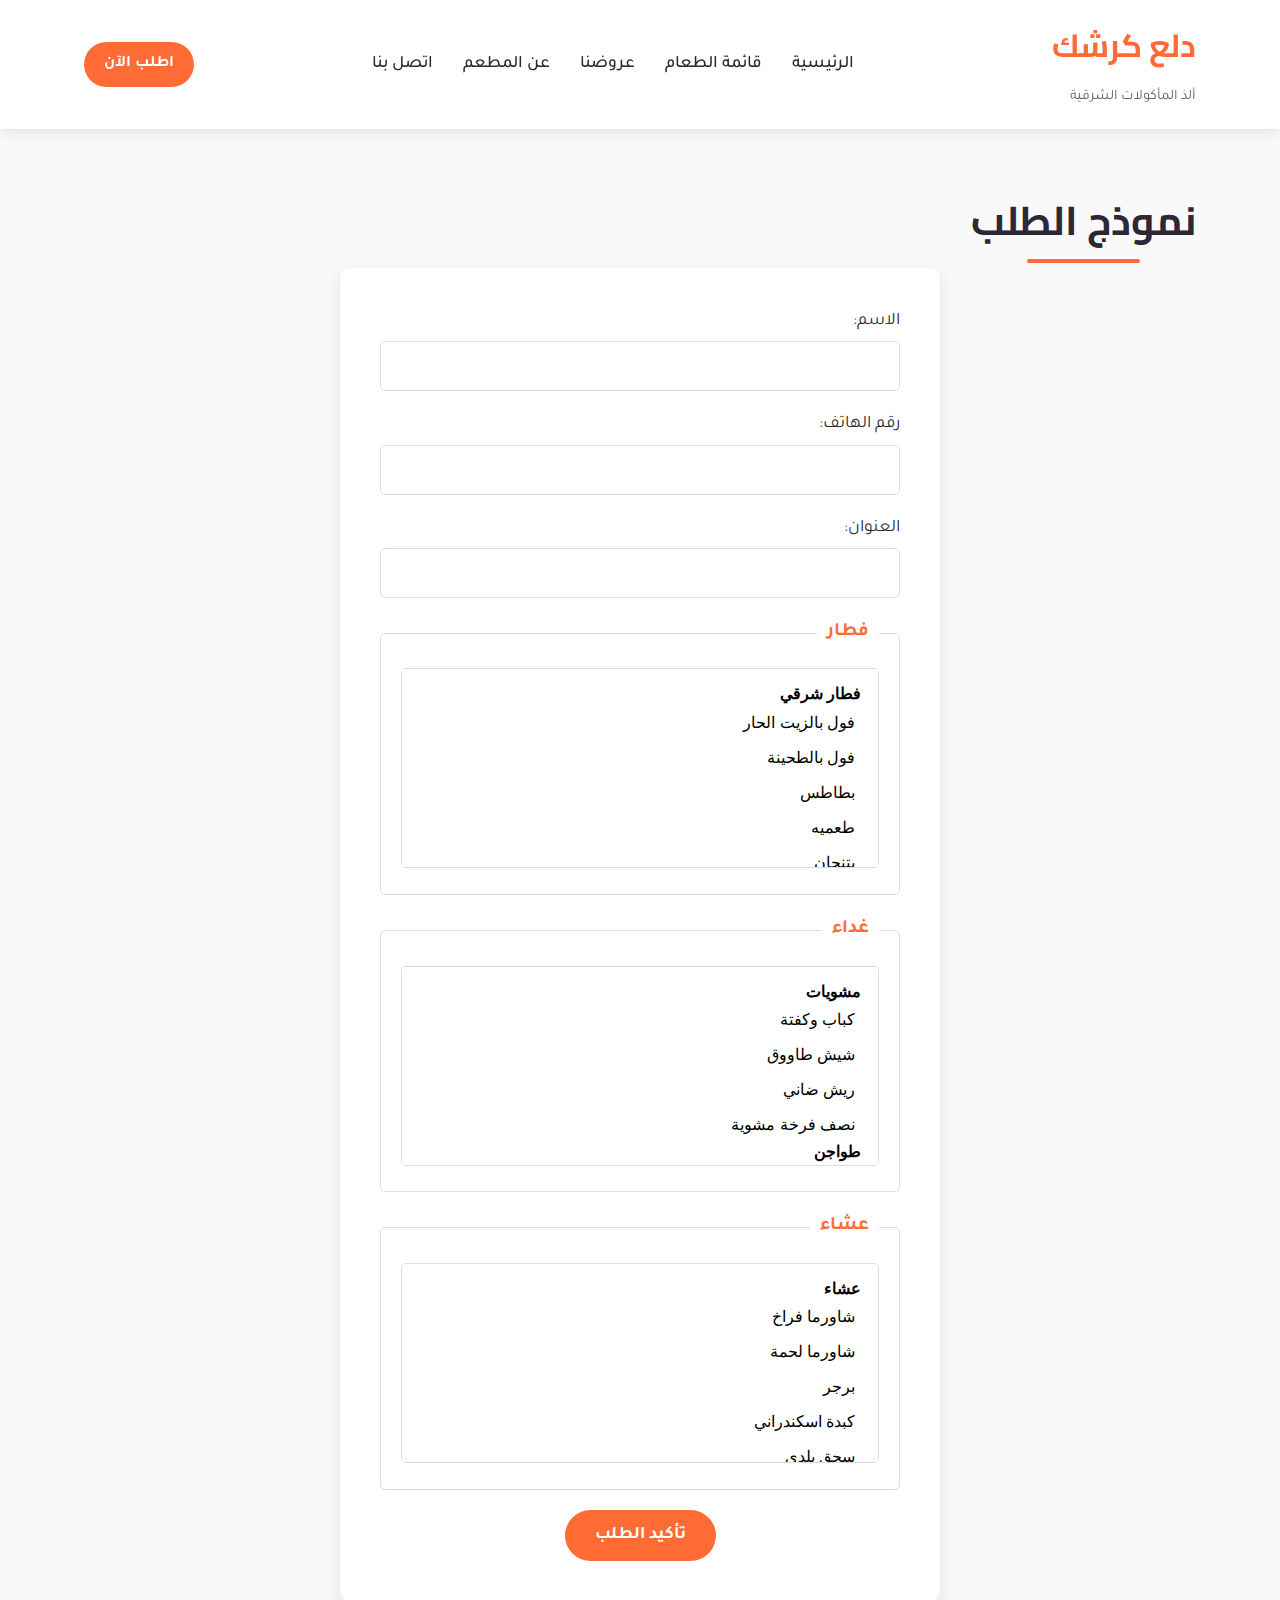
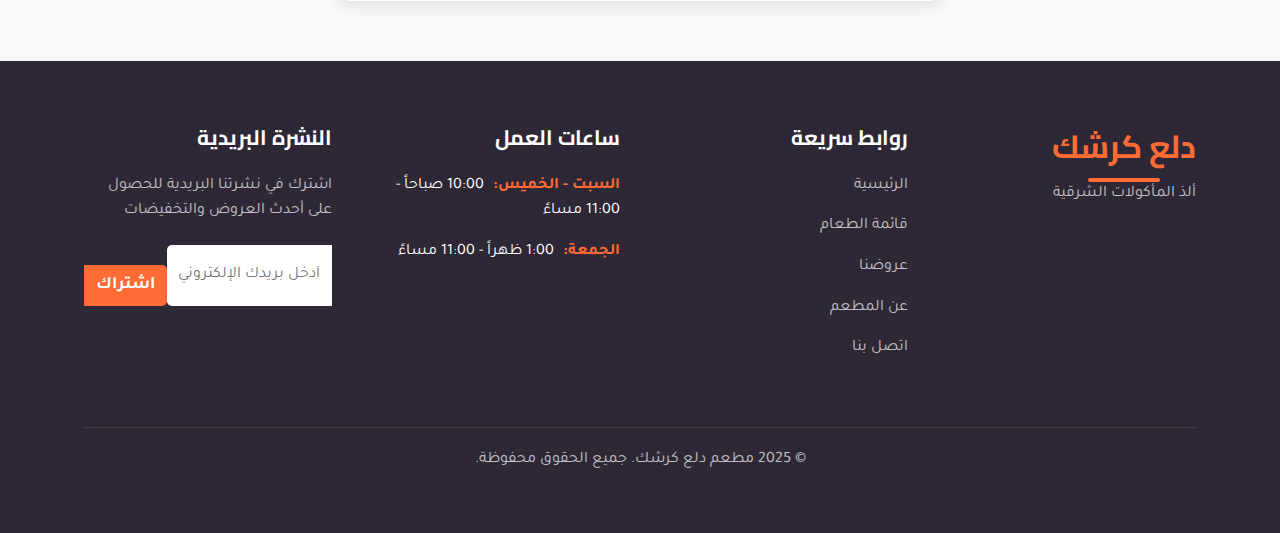
<file: order.html>
<!DOCTYPE html>
<html lang="ar" dir="rtl">
  <head>
    <meta charset="UTF-8" />
    <meta name="viewport" content="width=device-width, initial-scale=1.0" />
    <title>دلع كرشك | ألذ المأكولات الشرقية</title>
    <link rel="stylesheet" href="orderstyle.css" />
    <link
      rel="stylesheet" href="https://cdnjs.cloudflare.com/ajax/libs/font-awesome/6.4.0/css/all.min.css" />
    <link href="https://fonts.googleapis.com/css2?family=Cairo:wght@400;700&family=Tajawal:wght@400;700&display=swap" rel="stylesheet"/>
  </head>
  <body>
    <!-- القائمة العلوية -->
    <header>
      <div class="container">
        <div class="logo">
          <h1>دلع كرشك</h1>
          <p>ألذ المأكولات الشرقية</p>
        </div>
        <nav aria-label="القائمة الرئيسية">
          <ul>
            <li><a href="index.html" >الرئيسية</a></li>
            <li><a href="menu.html">قائمة الطعام</a></li>
            <li><a href="offers.html">عروضنا</a></li>
            <li><a href="index.html#about">عن المطعم</a></li>
            <li><a href="index.html#contact">اتصل بنا</a></li>
          </ul>
        </nav>
        <div class="cta">
          <a href="#" class="order-now">اطلب الآن</a>
        </div>
      </div>
    </header>
    <section class="order-form">
      <div class="container">
        <h2>نموذج الطلب</h2>
        <div class="form-container">
          <form>
            <div class="form-group">
              <label for="name">الاسم:</label>
              <input type="text" id="name" name="name" required />
            </div>
            <div class="form-group">
              <label for="phone">رقم الهاتف:</label>
              <input type="tel" id="phone" name="phone" required />
            </div>
            <div class="form-group">
              <label for="address">العنوان:</label>
              <input type="text" id="address" name="address" required />
            </div>
            <fieldset>
              <legend>فطار</legend>
              <select multiple id="breakfast" name="order_breakfast[]">
                <optgroup label="فطار شرقي">
                  <option value="فول بالزيت الحار">فول بالزيت الحار</option>
                  <option value="فول بالطحينة">فول بالطحينة</option>
                  <option value="بطاطس">بطاطس</option>
                  <option value="طعميه">طعميه</option>
                  <option value="بتنجان">بتنجان</option>
                </optgroup>
                <optgroup label="سندوتشات الفطار">
                  <option value="سندوتش فول">سندوتش فول</option>
                  <option value="سندوتش طعميه">سندوتش طعميه</option>
                  <option value="سندوتش مسقعة">سندوتش مسقعة</option>
                  <option value="سندوتش جمبري">سندوتش جمبري</option>
                  <option value="سندوتش جبنة">سندوتش جبنة</option>
                  <option value="فول بالبيض">فول بالبيض</option>
                </optgroup>
              </select>
            </fieldset>
            <fieldset>
              <legend>غداء</legend>
              <select multiple id="lunch" name="order_lunch[]">
                <optgroup label="مشويات">
                  <option value="كباب وكفتة">كباب وكفتة</option>
                  <option value="شيش طاووق">شيش طاووق</option>
                  <option value="ريش ضاني">ريش ضاني</option>
                  <option value="نصف فرخة مشوية">نصف فرخة مشوية</option>
                </optgroup>
                <optgroup label="طواجن">
                  <option value="طاجن بامية">طاجن بامية</option>
                  <option value="طاجن عكاوي">طاجن عكاوي</option>
                  <option value="طاجن مسقعة">طاجن مسقعة</option>
                  <option value="طاجن بطاطس باللحمة">طاجن بطاطس باللحمة</option>
                </optgroup>
                <optgroup label="باستا">
                  <option value="مكرونة بشاميل">مكرونة بشاميل</option>
                  <option value="مكرونة بالسجق">مكرونة بالسجق</option>
                  <option value="مكرونة نجرسكو">مكرونة نجرسكو</option>
                  <option value="مكرونة بالكبدة">مكرونة بالكبدة</option>
                </optgroup>
              </select>
            </fieldset>
            <fieldset>
              <legend>عشاء</legend>
              <select multiple id="dinner" name="order_dinner[]">
                <optgroup label="عشاء">
                  <option value="شاورما فراخ">شاورما فراخ</option>
                  <option value="شاورما لحمة">شاورما لحمة</option>
                  <option value="برجر">برجر</option>
                  <option value="كبدة اسكندراني">كبدة اسكندراني</option>
                  <option value="سجق بلدي">سجق بلدي</option>
                  <option value="تشيكن بانيه">تشيكن بانيه</option>
                </optgroup>
                <optgroup label="حلو">
                  <option value="مولتن كيك">مولتن كيك</option>
                  <option value="تشيز كيك">تشيز كيك</option>
                  <option value="براونيز">براونيز</option>
                  <option value="رز بلبن">رز بلبن</option>
                  <option value="وافل">وافل</option>
                  <option value="قشطوطة">قشطوطة</option>
                </optgroup>
              </select>
            </fieldset>
            <button type="button" onclick="alert('تم إرسال الطلب!')">تأكيد الطلب</button>
          </form>
        </div>
      </div>
    </section>
    <!-- تذييل الصفحة -->
    <footer>
      <div class="container">
        <div class="footer-content">
          <div class="footer-logo">
            <h2>دلع كرشك</h2>
            <p>ألذ المأكولات الشرقية</p>
          </div>
          <div class="footer-links">
            <h3>روابط سريعة</h3>
            <ul>
              <li><a href="index.html">الرئيسية</a></li>
              <li><a href="menu.html">قائمة الطعام</a></li>
              <li><a href="offers.html">عروضنا</a></li>
              <li><a href="index.html#about">عن المطعم</a></li>
              <li><a href="index.html#contact">اتصل بنا</a></li>
            </ul>
          </div>
          <div class="footer-hours">
            <h3>ساعات العمل</h3>
            <ul>
              <li><span>السبت - الخميس:</span> 10:00 صباحاً - 11:00 مساءً</li>
              <li><span>الجمعة:</span> 1:00 ظهراً - 11:00 مساءً</li>
            </ul>
          </div>
          <div class="footer-newsletter">
            <h3>النشرة البريدية</h3>
            <p>اشترك في نشرتنا البريدية للحصول على أحدث العروض والتخفيضات</p>
            <form>
              <input type="email" placeholder="أدخل بريدك الإلكتروني" required />
              <button type="submit">اشتراك</button>
            </form>
          </div>
        </div>
        <div class="footer-bottom">
          <p>© 2025 مطعم دلع كرشك. جميع الحقوق محفوظة.</p>
        </div>
      </div>
    </footer>
  </body>
</html>
</file>
<file: index.css>
/* ======= التنسيقات الأساسية ======= */
:root {
  --primary-color: #ff6b35;
  --secondary-color: #2e2836;
  --accent-color: #f7c59f;
  --text-color: #333;
  --light-color: #fff;
  --light-gray: #f9f9f9;
  --dark-gray: #666;
  --border-color: #ddd;
}

* {
  margin: 0;
  padding: 0;
  box-sizing: border-box;
}

html {
  scroll-behavior: smooth;
}

body {
  font-family: "Tajawal", sans-serif;
  color: var(--text-color);
  line-height: 1.6;
  background-color: #fefefe;
  direction: rtl;
}

.container {
  width: 90%;
  max-width: 1200px;
  margin: 0 auto;
  padding: 0 20px;
}

h1,
h2,
h3,
h4,
h5,
h6 {
  font-family: "Cairo", sans-serif;
  font-weight: 700;
  margin-bottom: 15px;
  color: var(--secondary-color);
}

p {
  margin-bottom: 15px;
}

a {
  text-decoration: none;
  color: var(--primary-color);
  transition: all 0.3s ease;
}

a:hover {
  color: var(--secondary-color);
}

button {
  cursor: pointer;
  font-family: "Tajawal", sans-serif;
}

img {
  max-width: 100%;
  height: auto;
  display: block;
}

section {
  padding: 80px 0;
}

.section-header {
  text-align: center;
  margin-bottom: 50px;
}

.section-header h2 {
  font-size: 2.5rem;
  color: var(--primary-color);
  position: relative;
  display: inline-block;
  margin-bottom: 20px;
}

.section-header h2::after {
  content: "";
  position: absolute;
  width: 50%;
  height: 4px;
  background-color: var(--primary-color);
  bottom: -10px;
  left: 25%;
  border-radius: 2px;
}

.section-header p {
  font-size: 1.2rem;
  color: var(--dark-gray);
}

/* ======= القائمة العلوية ======= */
header {
  background-color: var(--light-color);
  box-shadow: 0 2px 15px rgba(0, 0, 0, 0.1);
  position: sticky;
  top: 0;
  z-index: 1000;
}

header .container {
  display: flex;
  justify-content: space-between;
  align-items: center;
  padding: 20px;
}

.logo h1 {
  font-size: 2rem;
  color: var(--primary-color);
  margin-bottom: 0;
}

.logo p {
  font-size: 0.9rem;
  color: var(--dark-gray);
  margin-bottom: 0;
}

nav ul {
  display: flex;
  list-style: none;
}

nav ul li {
  margin-right: 20px;
}

nav ul li:last-child {
  margin-right: 0;
}

nav ul li a {
  color: var(--secondary-color);
  font-size: 1.1rem;
  font-weight: 500;
  padding: 10px 5px;
  position: relative;
}

nav ul li a::after {
  content: "";
  position: absolute;
  width: 0;
  height: 3px;
  background-color: var(--primary-color);
  bottom: 0;
  left: 0;
  transition: width 0.3s ease;
}

nav ul li a:hover::after,
nav ul li a.active::after {
  width: 100%;
}

.cta .order-now {
  background-color: var(--primary-color);
  color: var(--light-color);
  padding: 10px 20px;
  border-radius: 50px;
  font-weight: 600;
  display: inline-block;
  transition: all 0.3s ease;
}

.cta .order-now:hover {
  background-color: var(--secondary-color);
  transform: translateY(-3px);
  box-shadow: 0 5px 15px rgba(255, 107, 53, 0.3);
}

/* ======= صورة الغلاف ======= */
.hero {
  background: linear-gradient(rgba(0, 0, 0, 0.6), rgba(0, 0, 0, 0.6)),
    url("اكل مصري.webp");
  background-size: cover;
  background-position: center;
  height: 600px;
  display: flex;
  align-items: center;
  text-align: center;
  color: var(--light-color);
  position: relative;
}

.hero::before {
  content: "";
  position: absolute;
  width: 100%;
  height: 100%;
  background: radial-gradient(
    circle,
    rgba(255, 107, 53, 0.2) 0%,
    rgba(46, 40, 54, 0.3) 100%
  );
  top: 0;
  left: 0;
}

.hero-content {
  position: relative;
  z-index: 1;
  width: 80%;
  margin: 0 auto;
}

.hero-content h2 {
  font-size: 3.5rem;
  margin-bottom: 20px;
  color: var(--light-color);
  text-shadow: 2px 2px 4px rgba(0, 0, 0, 0.3);
  line-height: 1.2;
}

.hero-content p {
  font-size: 1.3rem;
  margin-bottom: 30px;
}

.hero-buttons {
  display: flex;
  justify-content: center;
  gap: 20px;
}

.hero-buttons a {
  padding: 15px 30px;
  border-radius: 50px;
  font-weight: 600;
  font-size: 1.1rem;
  transition: all 0.3s ease;
}

.menu-btn {
  background-color: var(--primary-color);
  color: var(--light-color);
}

.menu-btn:hover {
  background-color: var(--light-color);
  color: var(--primary-color);
  transform: translateY(-3px);
  box-shadow: 0 5px 15px rgba(255, 255, 255, 0.3);
}

.special-btn {
  background-color: transparent;
  color: var(--light-color);
  border: 2px solid var(--light-color);
}

.special-btn:hover {
  background-color: var(--light-color);
  color: var(--primary-color);
  transform: translateY(-3px);
  box-shadow: 0 5px 15px rgba(255, 255, 255, 0.3);
}

/* ======= الأصناف المميزة ======= */
.featured {
  background-color: var(--light-gray);
}

.featured-items {
  display: grid;
  grid-template-columns: repeat(auto-fit, minmax(300px, 1fr));
  gap: 30px;
}

.food-item {
  background-color: var(--light-color);
  border-radius: 10px;
  overflow: hidden;
  box-shadow: 0 5px 15px rgba(0, 0, 0, 0.1);
  transition: all 0.3s ease;
}

.food-item:hover {
  transform: translateY(-10px);
  box-shadow: 0 10px 20px rgba(0, 0, 0, 0.15);
}

.food-image {
  height: 250px;
  overflow: hidden;
}

.food-image img {
  width: 100%;
  height: 100%;
  object-fit: cover;
  transition: transform 0.5s ease;
}

.food-item:hover .food-image img {
  transform: scale(1.1);
}

.food-info {
  padding: 20px;
}

.food-info h3 {
  font-size: 1.5rem;
  margin-bottom: 10px;
}

.food-info p {
  color: var(--dark-gray);
  margin-bottom: 15px;
}

.food-meta {
  display: flex;
  justify-content: space-between;
  align-items: center;
}

.price {
  font-size: 1.3rem;
  font-weight: 700;
  color: var(--primary-color);
}

.add-to-cart {
  background-color: var(--primary-color);
  color: var(--light-color);
  border: none;
  padding: 8px 15px;
  border-radius: 5px;
  font-weight: 600;
  display: flex;
  align-items: center;
  gap: 5px;
  transition: all 0.3s ease;
}

.add-to-cart:hover {
  background-color: var(--secondary-color);
}

.see-more {
  text-align: center;
  margin-top: 40px;
}

.see-more a {
  display: inline-block;
  background-color: var(--secondary-color);
  color: var(--light-color);
  padding: 12px 25px;
  border-radius: 50px;
  font-weight: 600;
  transition: all 0.3s ease;
}

.see-more a:hover {
  background-color: var(--primary-color);
  transform: translateY(-3px);
  box-shadow: 0 5px 15px rgba(46, 40, 54, 0.3);
}

/* ======= العروض المميزة ======= */
.special-offers {
  background: linear-gradient(
    to left,
    var(--primary-color),
    var(--secondary-color)
  );
  color: var(--light-color);
}

.special-offers .section-header h2,
.special-offers .section-header p {
  color: var(--light-color);
}

.special-offers .section-header h2::after {
  background-color: var(--light-color);
}

.offers-container {
  display: grid;
  grid-template-columns: repeat(auto-fit, minmax(320px, 1fr));
  gap: 30px;
}

.offer {
  background-color: rgba(255, 255, 255, 0.1);
  border-radius: 10px;
  overflow: hidden;
  box-shadow: 0 5px 15px rgba(0, 0, 0, 0.1);
  transition: all 0.3s ease;
  display: flex;
  flex-direction: column;
}

.offer:hover {
  transform: translateY(-10px);
  box-shadow: 0 10px 20px rgba(0, 0, 0, 0.15);
}

.offer-image {
  height: 200px;
  overflow: hidden;
}

.offer-image img {
  width: 100%;
  height: 100%;
  object-fit: cover;
  transition: transform 0.5s ease;
}

.offer:hover .offer-image img {
  transform: scale(1.1);
}

.offer-content {
  padding: 20px;
  flex-grow: 1;
  display: flex;
  flex-direction: column;
}

.offer-content h3 {
  font-size: 1.8rem;
  margin-bottom: 10px;
  color: var(--light-color);
}

.offer-content p {
  margin-bottom: 20px;
  flex-grow: 1;
}

.offer-price {
  display: flex;
  align-items: center;
  gap: 15px;
  margin-bottom: 20px;
}

.original-price {
  font-size: 1.2rem;
  text-decoration: line-through;
  color: rgba(255, 255, 255, 0.7);
}

.discount-price {
  font-size: 1.8rem;
  font-weight: 700;
  color: var(--light-color);
}

.offer-button {
  background-color: var(--light-color);
  color: var(--primary-color);
  padding: 12px 20px;
  border-radius: 50px;
  font-weight: 600;
  text-align: center;
  transition: all 0.3s ease;
  width: fit-content;
}

.offer-button:hover {
  background-color: var(--secondary-color);
  color: var(--light-color);
  transform: translateY(-3px);
  box-shadow: 0 5px 15px rgba(0, 0, 0, 0.3);
}

/* ======= عن المطعم ======= */
.about-content {
  display: grid;
  grid-template-columns: 1fr 1fr;
  gap: 50px;
  align-items: center;
}

.about-image {
  border-radius: 10px;
  overflow: hidden;
  box-shadow: 0 10px 20px rgba(0, 0, 0, 0.1);
  position: relative;
}

.about-image::before {
  content: "";
  position: absolute;
  bottom: 0;
  left: 0;
  width: 100%;
  height: 30%;
  background: linear-gradient(to top, rgba(0, 0, 0, 0.7), transparent);
}

.about-image img {
  width: 100%;
  height: 100%;
  object-fit: cover;
}

.about-text h3 {
  font-size: 2rem;
  margin-bottom: 20px;
  color: var(--primary-color);
}

.about-text p {
  margin-bottom: 20px;
  font-size: 1.1rem;
}

.read-more {
  display: inline-block;
  background-color: var(--secondary-color);
  color: var(--light-color);
  padding: 12px 25px;
  border-radius: 50px;
  font-weight: 600;
  margin-top: 20px;
  transition: all 0.3s ease;
}

.read-more:hover {
  background-color: var(--primary-color);
  transform: translateY(-5px);
  box-shadow: 0 5px 15px rgba(46, 40, 54, 0.3);
}

/* ======= آراء العملاء ======= */
.testimonials {
  background-color: var(--light-gray);
}

.testimonial-slider {
  display: grid;
  grid-template-columns: repeat(auto-fit, minmax(300px, 1fr));
  gap: 30px;
  margin: 20px 0;
}

.testimonial {
  background-color: var(--light-color);
  padding: 30px;
  border-radius: 10px;
  box-shadow: 0 5px 15px rgba(0, 0, 0, 0.05);
  position: relative;
  transition: all 0.3s ease;
}

.testimonial:hover {
  transform: translateY(-10px);
  box-shadow: 0 10px 20px rgba(0, 0, 0, 0.1);
}

.rating {
  margin-bottom: 15px;
  color: #ffd700;
  position: relative;
}

.quote {
  font-style: italic;
  margin-bottom: 20px;
  font-size: 1.1rem;
}

.customer-info h4 {
  margin-bottom: 5px;
  color: var(--secondary-color);
}

.customer-info span {
  color: var(--dark-gray);
  font-size: 0.9rem;
}

/* ======= تواصل معنا ======= */
.contact-content {
  display: grid;
  grid-template-columns: 1fr 2fr;
  gap: 50px;
}

.contact-info {
  background-color: var(--secondary-color);
  padding: 40px;
  border-radius: 10px;
  color: var(--light-color);
}

.contact-info h3 {
  color: var(--light-color);
  margin-bottom: 30px;
  font-size: 1.8rem;
}

.info-item {
  display: flex;
  align-items: flex-start;
  margin-bottom: 25px;
}

.info-item i {
  margin-left: 15px;
  font-size: 1.3rem;
  color: var(--primary-color);
}

.social-media {
  display: flex;
  gap: 15px;
  margin-top: 30px;
}

.social-media a {
  display: flex;
  align-items: center;
  justify-content: center;
  width: 40px;
  height: 40px;
  background-color: rgba(255, 255, 255, 0.1);
  color: var(--light-color);
  border-radius: 50%;
  transition: all 0.3s ease;
}

.social-media a:hover {
  background-color: var(--primary-color);
  color: var(--light-color);
  transform: translateY(-3px);
}

.contact-form h3 {
  margin-bottom: 30px;
  font-size: 1.8rem;
}

.form-group {
  margin-bottom: 20px;
}

.form-group input,
.form-group textarea {
  width: 100%;
  padding: 15px;
  border: 1px solid var(--border-color);
  border-radius: 5px;
  font-family: "Tajawal", sans-serif;
  font-size: 1rem;
  transition: all 0.3s ease;
}

.form-group input:focus,
.form-group textarea:focus {
  border-color: var(--primary-color);
  outline: none;
  box-shadow: 0 0 0 3px rgba(255, 107, 53, 0.2);
}

.form-group textarea {
  min-height: 150px;
  resize: vertical;
}

.contact-form button {
  background-color: var(--primary-color);
  color: var(--light-color);
  border: none;
  padding: 15px 30px;
  border-radius: 50px;
  font-weight: 600;
  font-size: 1.1rem;
  cursor: pointer;
  transition: all 0.3s ease;
}

.contact-form button:hover {
  background-color: var(--secondary-color);
  transform: translateY(-3px);
  box-shadow: 0 5px 15px rgba(255, 107, 53, 0.3);
}

/* ======= خريطة الموقع ======= */
.map {
  padding: 0;
  height: 400px;
  overflow: hidden;
  margin-top: 50px;
}

/* ======= تذييل الصفحة ======= */
footer {
  background-color: var(--secondary-color);
  color: var(--light-color);
  padding: 70px 0 20px;
}

.footer-content {
  display: grid;
  grid-template-columns: repeat(auto-fit, minmax(200px, 1fr));
  gap: 40px;
  margin-bottom: 50px;
}

.footer-logo h2 {
  color: var(--primary-color);
  font-size: 2rem;
  margin-bottom: 10px;
}

.footer-logo p {
  color: var(--light-color);
  opacity: 0.7;
}

.footer-links h3,
.footer-hours h3,
.footer-newsletter h3 {
  color: var(--light-color);
  margin-bottom: 20px;
  font-size: 1.3rem;
}

.footer-links ul,
.footer-hours ul {
  list-style: none;
}

.footer-links ul li,
.footer-hours ul li {
  margin-bottom: 15px;
}

.footer-links ul li a {
  color: var(--light-color);
  opacity: 0.7;
  transition: all 0.3s ease;
}

.footer-links ul li a:hover {
  color: var(--primary-color);
  opacity: 1;
}

.footer-hours ul li span {
  font-weight: 600;
  margin-left: 5px;
  color: var(--primary-color);
}

.footer-newsletter p {
  margin-bottom: 20px;
  opacity: 0.7;
}

.footer-newsletter form {
  display: flex;
  max-width: 300px;
  margin-top: 10px;
}

.footer-newsletter input {
  flex: 1;
  padding: 12px 15px;
  border: none;
  border-radius: 5px 0 0 5px;
  font-family: "Tajawal", sans-serif;
}

.footer-newsletter button {
  background-color: var(--primary-color);
  color: var(--light-color);
  border: none;
  padding: 12px 15px;
  border-radius: 0 5px 5px 0;
  cursor: pointer;
  transition: all 0.3s ease;
}

.footer-newsletter button:hover {
  background-color: var(--accent-color);
}

.footer-bottom {
  text-align: center;
  padding-top: 20px;
  border-top: 1px solid rgba(255, 255, 255, 0.1);
}

.footer-bottom p {
  opacity: 0.7;
}

/* ======= تأثيرات مميزة ======= */
/* تأثير الظهور التدريجي للعناصر */
@keyframes fadeInUp {
  from {
    opacity: 0;
    transform: translateY(20px);
  }
  to {
    opacity: 1;
    transform: translateY(0);
  }
}

.section-header h2,
.section-header p,
.featured-items,
.about-content,
.testimonial-slider,
.contact-content {
  animation: fadeInUp 1s ease forwards;
}

/* تأثير النبض للأزرار */
@keyframes pulse {
  0% {
    transform: scale(1);
  }
  50% {
    transform: scale(1.05);
  }
  100% {
    transform: scale(1);
  }
}

.order-now,
.menu-btn,
.special-btn,
.offer-button {
  animation: pulse 2s infinite;
}

/* تأثير ظل لكروت الطعام عند التحويم */
.food-item {
  transition: all 0.5s cubic-bezier(0.165, 0.84, 0.44, 1);
}

.food-item:hover {
  transform: translateY(-10px);
  box-shadow: 0 20px 30px rgba(0, 0, 0, 0.1);
}

/* تأثير دوران للصور عند التحويم */
.food-image img,
.offer-image img,
.about-image img {
  transition: all 0.5s ease;
}

.food-item:hover .food-image img,
.offer:hover .offer-image img {
  transform: scale(1.1) rotate(2deg);
}

/* تأثير تغيير اللون للأزرار */
.add-to-cart,
.see-more a,
.read-more,
.contact-form button {
  transition: all 0.3s ease;
  background-position: 100% 0;
  background-size: 200% 100%;
}

.add-to-cart:hover,
.see-more a:hover,
.read-more:hover,
.contact-form button:hover {
  background-position: 0 0;
}
</file>
<file: menu.css>
/* إعدادات عامة */
:root {
  --primary-color: #ff6b35;
  --secondary-color: #2e2836;
  --accent-color: #f7c59f;
  --text-color: #333;
  --light-color: #fff;
  --light-gray: #f9f9f9;
  --dark-gray: #666;
  --border-color: #ddd;
}

* {
  margin: 0;
  padding: 0;
  box-sizing: border-box;
}

body {
  font-family: 'Tajawal', Arial, sans-serif;
  background-color: var(--light-gray);
  color: var(--text-color);
  direction: rtl;
}

.container {
  width: 90%;
  max-width: 1200px;
  margin: 0 auto;
  padding: 20px;
  display: flex;
  justify-content: space-between;
  align-items: center;
}

/* الهيدر */
header {
  background-color: var(--light-color);
  box-shadow: 0 2px 10px rgba(0,0,0,0.1);
  position: sticky;
  top: 0;
  z-index: 100;
}

/* اللوجو */
.logo h1 {
  color: var(--primary-color);
  font-size: 2rem;
}
.logo p {
  font-size: 0.9rem;
  color: var(--dark-gray);
}

/* القوائم */
nav ul {
  display: flex;
  list-style: none;
}

nav ul li {
  margin-left: 20px;
}

nav ul li a {
  position: relative;
  text-decoration: none;
  color: var(--text-color);
  font-weight: 500;
  padding: 8px;
  transition: color 0.3s;
}

nav ul li a:hover,
nav ul li a.active {
  color: var(--primary-color);
}

nav ul li a::after {
  content: '';
  position: absolute;
  bottom: 0;
  right: 0;
  width: 0%;
  height: 3px;
  background-color: var(--primary-color);
  transition: width 0.3s ease;
}

nav ul li a:hover::after,
nav ul li a.active::after {
  width: 100%;
  left: 0;
  right: auto;
}

/* زر الطلب */
.order-now {
  background-color: var(--primary-color);
  color: var(--light-color);
  padding: 10px 20px;
  border-radius: 25px;
  text-decoration: none;
  font-weight: bold;
  transition: background-color 0.3s;
}

.order-now:hover {
  background-color: var(--secondary-color);
}

/* قسم الإفطار */
.breakfast-section {
  background-image: url('fool.webp');
  background-size: cover;
  background-position: center;
  padding: 60px 0;
  position: relative;
  color: var(--light-color);
}

.breakfast-section .overlay {
  background-color: rgba(0, 0, 0, 0.6);
  padding: 40px 20px;
}

.section-title {
  text-align: center;
  font-size: 40px;
  margin-bottom: 30px;
  color: #ffcc70;
}

/* محتوى الإفطار */
.breakfast-content {
  display: flex;
  flex-direction: row;
  justify-content: space-between;
  flex-wrap: wrap;
  gap: 40px;
}

.column {
  flex: 1;
  min-width: 250px;
}

.column span {
  color: var(--primary-color);
}

.column h3 {
  font-size: 30px;
  margin-bottom: 15px;
  color: #ffd580;
  border-bottom: 2px solid var(--primary-color);
  padding-bottom: 5px;
}

.column ul {
  list-style: none;
  padding: 0;
}

.column ul li {
  font-size: 20px;
  margin-bottom: 10px;
  display: flex;
  justify-content: space-between;
  border-bottom: 1px dashed var(--border-color);
  padding-bottom: 5px;
}

/* قسم المنيو */
.menu-section {
  background: linear-gradient(rgba(0, 0, 0, 0.7), rgba(0, 0, 0, 0.7)), url('اكل مصري.webp');
  background-size: cover;
  background-position: center;
  margin-top: 20px;
  padding: 60px 0;
  position: relative;
  color: var(--light-color);
}

.menu-grid {
  display: flex;
  flex-direction: row;
  gap: 30px;
  margin-bottom: 40px;
}

.menu-column {
  display: block;
}

.menu-column h3 {
  font-size: 30px;
  margin-bottom: 15px;
  color: #ffcc70;
  border-bottom: 2px dashed var(--primary-color);
  padding-bottom: 5px;
}

.menu-column ul {
  list-style: none;
  color: #ffcc70;
  padding: 0;
}

.menu-column li {
  font-size: 20px;
  margin-bottom: 10px;
  padding: 8px 0;
  border-bottom: 1px solid var(--border-color);
  font-weight: bold;
}

/* كروت الطعام المميزة */
.featured-items {
  display: grid;
  grid-template-columns: repeat(auto-fit, minmax(280px, 1fr));
  gap: 20px;
  padding: 40px;
  max-width: 1200px;
  margin: auto;
}

.section-heading {
  font-size: 36px;
  color: var(--primary-color);
  text-align: center;
  margin-top: 40px;
  font-weight: bold;
}

.food-item {
  background-color: var(--light-color);
  border-radius: 10px;
  overflow: hidden;
  box-shadow: 0 4px 10px rgba(0,0,0,0.1);
  transition: transform 0.3s;
  display: flex;
  flex-direction: column;
}

.food-item:hover {
  transform: translateY(-5px);
}

.food-image img {
  width: 100%;
  height: 200px;
  object-fit: cover;
}

.food-info {
  padding: 20px;
  flex-grow: 1;
  display: flex;
  flex-direction: column;
  justify-content: space-between;
}

.food-info h3 {
  margin-top: 0;
  color: var(--primary-color);
  font-size: 25px;
  font-weight: bold;
}

.food-info p {
  color: var(--dark-gray);
  font-size: 18px;
  margin: 10px 0;
  flex-grow: 1;
}

.food-meta {
  display: flex;
  justify-content: space-between;
  align-items: center;
  margin-top: 15px;
}

.price {
  color: var(--secondary-color);
  font-weight: bold;
  font-size: 20px;
}

.add-to-cart {
  background-color: var(--secondary-color);
  color: var(--light-color);
  border: none;
  padding: 8px 12px;
  border-radius: 5px;
  cursor: pointer;
  transition: background-color 0.2s;
}

.add-to-cart:hover {
  background-color: #c2185b;
}

.add-to-cart i {
  margin-left: 5px;
}

/* تذييل الصفحة */
footer {
  background-color: var(--secondary-color);
  color: var(--light-color);
  padding: 70px 0 20px;
}

.footer-content {
  display: grid;
  grid-template-columns: repeat(auto-fit, minmax(200px, 1fr));
  gap: 40px;
  margin-bottom: 50px;
}

.footer-logo h2 {
  color: var(--primary-color);
  font-size: 2rem;
  margin-bottom: 10px;
}

.footer-logo p {
  color: var(--light-color);
  opacity: 0.7;
}

.footer-links h3,
.footer-hours h3,
.footer-newsletter h3 {
  color: var(--light-color);
  margin-bottom: 20px;
  font-size: 1.3rem;
}

.footer-links ul,
.footer-hours ul {
  list-style: none;
}

.footer-links ul li,
.footer-hours ul li {
  margin-bottom: 15px;
}

.footer-links ul li a {
  color: var(--light-color);
  opacity: 0.7;
  transition: all 0.3s ease;
}

.footer-links ul li a:hover {
  color: var(--primary-color);
  opacity: 1;
}

.footer-hours ul li span {
  font-weight: 600;
  margin-left: 5px;
  color: var(--primary-color);
}

.footer-newsletter p {
  margin-bottom: 20px;
  opacity: 0.7;
}

.footer-newsletter form {
  display: flex;
  max-width: 300px;
  margin-top: 10px;
}

.footer-newsletter input {
  flex: 1;
  padding: 12px 15px;
  border: none;
  border-radius: 5px 0 0 5px;
  font-family: "Tajawal", sans-serif;
}

.footer-newsletter button {
  background-color: var(--primary-color);
  color: var(--light-color);
  border: none;
  padding: 12px 15px;
  border-radius: 0 5px 5px 0;
  cursor: pointer;
  transition: all 0.3s ease;
}

.footer-newsletter button:hover {
  background-color: var(--accent-color);
}

.footer-bottom {
  text-align: center;
  padding-top: 20px;
  border-top: 1px solid rgba(255, 255, 255, 0.1);
}

.footer-bottom p {
  opacity: 0.7;
}
</file>
<file: offers.css>
:root {
    --primary-color: #ff6b35;
    --secondary-color: #2e2836;
    --accent-color: #f7c59f;
    --text-color: #333;
    --light-color: #fff;
    --light-gray: #f9f9f9;
    --dark-gray: #666;
    --border-color: #ddd;
}

* {
    margin: 0;
    padding: 0;
     box-sizing: border-box;
}

 html {
    scroll-behavior: smooth;
}

body {
    font-family: "Tajawal", sans-serif;
    color: var(--text-color);
    line-height: 1.6;
    background-color: #fefefe;
    direction: rtl;
}

.container {
    width: 90%;
    max-width: 1200px;
    margin: 0 auto;
    padding: 0 20px;
}

h1,
h2,
h3,
h4,
h5,
h6 {
    font-family: "Cairo", sans-serif;
    font-weight: 700;
    margin-bottom: 15px;
    color: var(--secondary-color);
}

p {
    margin-bottom: 15px;
}

a {
        text-decoration: none;
        color: var(--primary-color);
        transition: all 0.3s ease;
}

a:hover {
    color: var(--secondary-color);
   }

button {
   cursor: pointer;
   font-family: "Tajawal", sans-serif;
}

img {
    max-width: 100%;
    height: auto;
    display: block;
}

    section {
        padding: 80px 0;
    }

header {
    background-color: var(--light-color);
    box-shadow: 0 2px 15px rgba(0, 0, 0, 0.1);
    position: sticky;
    top: 0;
    z-index: 1000;
}

header .container {
    display: flex;
    justify-content: space-between;
    align-items: center;
    padding: 20px;
}



.logo h1 {
    font-size: 2rem;
    color: var(--primary-color);
}

.logo p {
    font-size: 0.9rem;
    color: var(--dark-gray);
}

nav ul {
    display: flex;
    list-style: none;
}

nav ul li {
    margin-right: 20px;
}

nav ul li:last-child {
    margin-right: 0;
}

nav ul li a {
    color: var(--secondary-color);
    font-size: 1.1rem;
    font-weight: 500;
    padding: 10px 5px;
    position: relative;
}

nav ul li a::after {
    content: "";
    position: absolute;
    width: 0;
    height: 3px;
    background-color: var(--primary-color);
    bottom: 0;
    left: 0;
    transition: width 0.3s ease;
}

nav ul li a:hover::after,
nav ul li a.active::after {
    width: 100%;
}

.cta .order-now {
    background-color: var(--primary-color);
    color: var(--light-color);
    padding: 10px 20px;
    border-radius: 50px;
    font-weight: 600;
    transition: all 0.3s ease;
}

.cta .order-now:hover {
    background-color: var(--secondary-color);
    transform: translateY(-3px);
    box-shadow: 0 5px 15px rgba(255, 107, 53, 0.3);
}

    /* عروض */

.offers-container {
    display: flex;
    flex-wrap: wrap;
    justify-content: center;
    gap: 20px;
    padding: 30px;
}

.offer-card {
    background-color: #fff;
    border-radius: 12px;
    box-shadow: 0 4px 10px rgba(0, 0, 0, 0.1);
    width: 300px;
   overflow: hidden;
    display: flex;
    flex-direction: column;
    transition: transform 0.3s ease, box-shadow 0.3s ease;
}

.offer-card:hover {
    transform: translateY(-8px);
    box-shadow: 0 8px 16px rgba(0, 0, 0, 0.15);
}
.offer-card img {
    width: 100%;
    height: 100px;
    object-fit: cover;
    border-radius: 12px 12px 0 0;
}

.offer-card .content {
    padding: 20px;
    text-align: center;
}

.offer-card h3 {
    font-size: 20px;
    margin-bottom: 10px;
    color: #ff5722;
}

.offer-card p {
    font-size: 16px;
    color: #444;
    margin-bottom: 15px;
    line-height: 1.6;
}

.offer-card button {
    background-color: #2c2c54;
    color: #fff;
    border: none;
    padding: 10px 20px;
    border-radius: 6px;
    font-size: 15px;
    cursor: pointer;
    transition: background-color 0.3s ease;
    }

.offer-card button:hover {
    background-color: #ff5722;
}

center{
    margin: 20px;
    padding: 20px;
}
#big{
    color: #ff5722;

}
/* footer */
footer {
    background-color: var(--secondary-color);
    color: var(--light-color);
    padding: 70px 0 20px;
  }
  
  .footer-content {
    display: grid;
    grid-template-columns: repeat(auto-fit, minmax(200px, 1fr));
    gap: 40px;
    margin-bottom: 50px;
  }
  
  .footer-logo h2 {
    color: var(--primary-color);
    font-size: 2rem;
    margin-bottom: 10px;
  }
  
  .footer-logo p {
    color: var(--light-color);
    opacity: 0.7;
  }
  
  .footer-links h3,
  .footer-hours h3,
  .footer-newsletter h3 {
    color: var(--light-color);
    margin-bottom: 20px;
    font-size: 1.3rem;
  }
  
  .footer-links ul,
  .footer-hours ul {
    list-style: none;
  }
  
  .footer-links ul li,
  .footer-hours ul li {
    margin-bottom: 15px;
  }
  
  .footer-links ul li a {
    color: var(--light-color);
    opacity: 0.7;
    transition: all 0.3s ease;
  }
  
  .footer-links ul li a:hover {
    color: var(--primary-color);
    opacity: 1;
  }
  
  .footer-hours ul li span {
    font-weight: 600;
    margin-left: 5px;
    color: var(--primary-color);
  }
  
  .footer-newsletter p {
    margin-bottom: 20px;
    opacity: 0.7;
  }
  
  .footer-newsletter form {
    display: flex;
  }
  
  .footer-newsletter input {
    flex: 1;
    padding: 10px 15px;
    border: none;
    border-radius: 5px 0 0 5px;
    font-family: "Tajawal", sans-serif;
  }
  
  .footer-newsletter button {
    background-color: var(--primary-color);
    color: var(--light-color);
    border: none;
    padding: 10px 15px;
    border-radius: 0 5px 5px 0;
    cursor: pointer;
    transition: all 0.3s ease;
  }
  
  .footer-newsletter button:hover {
    background-color: var(--accent-color);
  }
  
  .footer-bottom {
    text-align: center;
    padding-top: 20px;
    border-top: 1px solid rgba(255, 255, 255, 0.1);
  }
  
  .footer-bottom p {
    opacity: 0.7;
  }
  
  /* ======= زر التمرير لأعلى ======= */
  #scroll-top {
    position: fixed;
    bottom: 30px;
    left: 30px;
    width: 50px;
    height: 50px;
    background-color: var(--primary-color);
    color: var(--light-color);
    border: none;
    border-radius: 50%;
    cursor: pointer;
    display: flex;
    align-items: center;
    justify-content: center;
    font-size: 1.2rem;
    box-shadow: 0 5px 15px rgba(0, 0, 0, 0.2);
    transition: all 0.3s ease;
    opacity: 0;
    visibility: hidden;
  }
  
  #scroll-top.active {
    opacity: 1;
    visibility: visible;
  }
  
  #scroll-top:hover {
    background-color: var(--secondary-color);
    transform: translateY(-5px);
  }
  
  /* ======= تأثيرات مميزة ======= */
  /* تأثير الظهور التدريجي للعناصر */
  @keyframes fadeInUp {
    from {
      opacity: 0;
      transform: translateY(20px);
    }
    to {
      opacity: 1;
      transform: translateY(0);
    }
  }
  
  .section-header h2,
  .section-header p,
  .featured-items,
  .about-content,
  .testimonial-slider,
  .contact-content {
    animation: fadeInUp 1s ease forwards;
  }
  
  /* تأثير النبض للأزرار */
  @keyframes pulse {
    0% {
      transform: scale(1);
    }
    50% {
      transform: scale(1.05);
    }
    100% {
      transform: scale(1);
    }
  }
  
  .order-now,
  .menu-btn,
  .special-btn,
  .offer-button {
    animation: pulse 2s infinite;
  }
  
  /* تأثير ظل لكروت الطعام عند التحويم */
  .food-item {
    transition: all 0.5s cubic-bezier(0.165, 0.84, 0.44, 1);
  }
  
  .food-item:hover {
    transform: translateY(-10px);
    box-shadow: 0 20px 30px rgba(0, 0, 0, 0.1);
  }
  
  /* تأثير دوران للصور عند التحويم */
  .food-image img,
  .offer-image img,
  .about-image img {
    transition: all 0.5s ease;
  }
  
  .food-item:hover .food-image img,
  .offer:hover .offer-image img {
    transform: scale(1.1) rotate(2deg);
  }
  
  /* تأثير تغيير اللون للأزرار */
  .add-to-cart,
  .see-more a,
  .read-more,
  .contact-form button {
    transition: all 0.3s ease;
    background-position: 100% 0;
    background-size: 200% 100%;
  }
  
  .add-to-cart:hover,
  .see-more a:hover,
  .read-more:hover,
  .contact-form button:hover {
    background-position: 0 0;
  }
</file>
<file: orderstyle.css>
:root {
  --primary: #ff6b35;
  --secondary: #2e2836;
  --accent: #f7c59f;
  --text: #333;
  --white: #fff;
  --light-gray: #f9f9f9;
  --dark-gray: #666;
  --border: #ddd;
}

* {
  margin: 0;
  padding: 0;
  box-sizing: border-box;
}

body {
  font-family: 'Tajawal', sans-serif;
  color: var(--text);
  line-height: 1.6;
  background: #fefefe;
  direction: rtl;
}

.container {
  width: 90%;
  max-width: 1200px;
  margin: auto;
  padding: 0 20px;
}

h1, h2, h3, h4, h5, h6 {
  font-family: 'Cairo', sans-serif;
  font-weight: 700;
  color: var(--secondary);
  margin-bottom: 15px;
}

h2 {
  text-align: center;
  font-size: 2.5rem;
  position: relative;
  display: inline-block;
}

h2::after {
  content: '';
  position: absolute;
  width: 50%;
  height: 4px;
  background: var(--primary);
  bottom: -10px;
  left: 25%;
  border-radius: 2px;
}

a {
  color: var(--primary);
  text-decoration: none;
  transition: all 0.3s;
}

a:hover {
  color: var(--secondary);
}

button {
  cursor: pointer;
  font-family: 'Tajawal', sans-serif;
}

section, footer {
  padding: 60px 0;
}

/* Header */
header {
  background: var(--white);
  box-shadow: 0 2px 15px rgba(0, 0, 0, 0.1);
  position: sticky;
  top: 0;
  z-index: 1000;
}

header .container {
  display: flex;
  justify-content: space-between;
  align-items: center;
  padding: 20px;
}

.logo h1 {
  font-size: 2rem;
  color: var(--primary);
}

.logo p {
  font-size: 0.9rem;
  color: var(--dark-gray);
}

nav ul {
  display: flex;
  list-style: none;
}

nav ul li {
  margin-right: 20px;
}

nav ul li a {
  color: var(--secondary);
  font-size: 1.1rem;
  font-weight: 500;
  padding: 10px 5px;
  position: relative;
}

nav ul li a::after {
  content: '';
  position: absolute;
  width: 0;
  height: 3px;
  background: var(--primary);
  bottom: 0;
  left: 0;
  transition: width 0.3s;
}

nav ul li a:hover::after,
nav ul li a.active::after {
  width: 100%;
}

.cta .order-now {
  background: var(--primary);
  color: var(--white);
  padding: 10px 20px;
  border-radius: 50px;
  font-weight: 600;
  display: inline-block;
  animation: pulse 2s infinite;
}

.cta .order-now:hover {
  background: var(--secondary);
  transform: translateY(-3px);
  box-shadow: 0 5px 15px rgba(255, 107, 53, 0.3);
}

/* Order Form */
.order-form {
  background: var(--light-gray);
}

.form-container {
  background: var(--white);
  padding: 40px;
  border-radius: 10px;
  box-shadow: 0 5px 15px rgba(0, 0, 0, 0.1);
  max-width: 600px;
  margin: auto;
}

.form-group {
  margin-bottom: 20px;
}

label {
  font-size: 1.1rem;
  color: var(--secondary);
  margin-bottom: 5px;
  display: block;
}

input[type="text"],
input[type="tel"],
input[type="email"],
select[multiple] {
  width: 100%;
  padding: 15px;
  border: 1px solid var(--border);
  border-radius: 5px;
  font-size: 1rem;
}

input[type="text"]:focus,
input[type="tel"]:focus,
input[type="email"]:focus,
select[multiple]:focus {
  border-color: var(--primary);
  outline: none;
  box-shadow: 0 0 0 3px rgba(255, 107, 53, 0.2);
}

fieldset {
  border: 1px solid var(--border);
  padding: 20px;
  border-radius: 5px;
  margin-bottom: 20px;
}

legend {
  font-size: 1.2rem;
  font-weight: 700;
  color: var(--primary);
  padding: 0 10px;
}

select[multiple] {
  background: var(--white);
  height: 200px;
  overflow-y: auto;
  scrollbar-width: thin;
  scrollbar-color: var(--primary) var(--light-gray);
}

select[multiple]::-webkit-scrollbar {
  width: 8px;
}

select[multiple]::-webkit-scrollbar-track {
  background: var(--light-gray);
  border-radius: 5px;
}

select[multiple]::-webkit-scrollbar-thumb {
  background: var(--primary);
  border-radius: 5px;
  transition: background 0.3s;
}

select[multiple]::-webkit-scrollbar-thumb:hover {
  background: var(--secondary);
}

option {
  padding: 8px;
  font-size: 1rem;
}

option:hover {
  background: var(--accent);
}

button {
  background: var(--primary);
  color: var(--white);
  border: none;
  padding: 15px 30px;
  border-radius: 50px;
  font-weight: 600;
  font-size: 1.1rem;
  display: block;
  margin: 20px auto 0;
  animation: pulse 2s infinite;
}

button:hover {
  background: var(--secondary);
  transform: translateY(-3px);
  box-shadow: 0 5px 15px rgba(255, 107, 53, 0.3);
}

/* Footer */
footer {
  background: var(--secondary);
  color: var(--white);
  padding: 60px 0;
}

.footer-content {
  display: grid;
  grid-template-columns: repeat(auto-fit, minmax(200px, 1fr));
  gap: 40px;
  margin-bottom: 50px;
}

.footer-logo h2 {
  color: var(--primary);
  font-size: 2rem;
  margin-bottom: 10px;
}

.footer-logo p {
  color: var(--white);
  opacity: 0.7;
}

.footer-links h3,
.footer-hours h3,
.footer-newsletter h3 {
  color: var(--white);
  margin-bottom: 20px;
  font-size: 1.3rem;
}

.footer-links ul,
.footer-hours ul {
  list-style: none;
}

.footer-links ul li,
.footer-hours ul li {
  margin-bottom: 15px;
}

.footer-links ul li a {
  color: var(--white);
  opacity: 0.7;
  transition: all 0.3s;
}

.footer-links ul li a:hover {
  color: var(--primary);
  opacity: 1;
}

.footer-hours ul li span {
  font-weight: 600;
  margin-left: 5px;
  color: var(--primary);
}

.footer-newsletter p {
  margin-bottom: 20px;
  opacity: 0.7;
}

.footer-newsletter form {
  display: flex;
  max-width: 300px;
  margin-top: 10px;
}

.footer-newsletter input {
  flex: 1;
  padding: 10px 12px;
  border: none;
  border-radius: 5px 0 0 5px;
  font-family: 'Tajawal', sans-serif;
}

.footer-newsletter button {
  background: var(--primary);
  color: var(--white);
  border: none;
  padding: 10px 12px;
  border-radius: 0 5px 5px 0;
}

.footer-newsletter button:hover {
  background: var(--accent);
}

.footer-bottom {
  text-align: center;
  padding-top: 20px;
  border-top: 1px solid rgba(255, 255, 255, 0.1);
}

.footer-bottom p {
  opacity: 0.7;
}

/* Animations */
@keyframes pulse {
  0%, 100% { transform: scale(1); }
  50% { transform: scale(1.05); }
}
</file>
